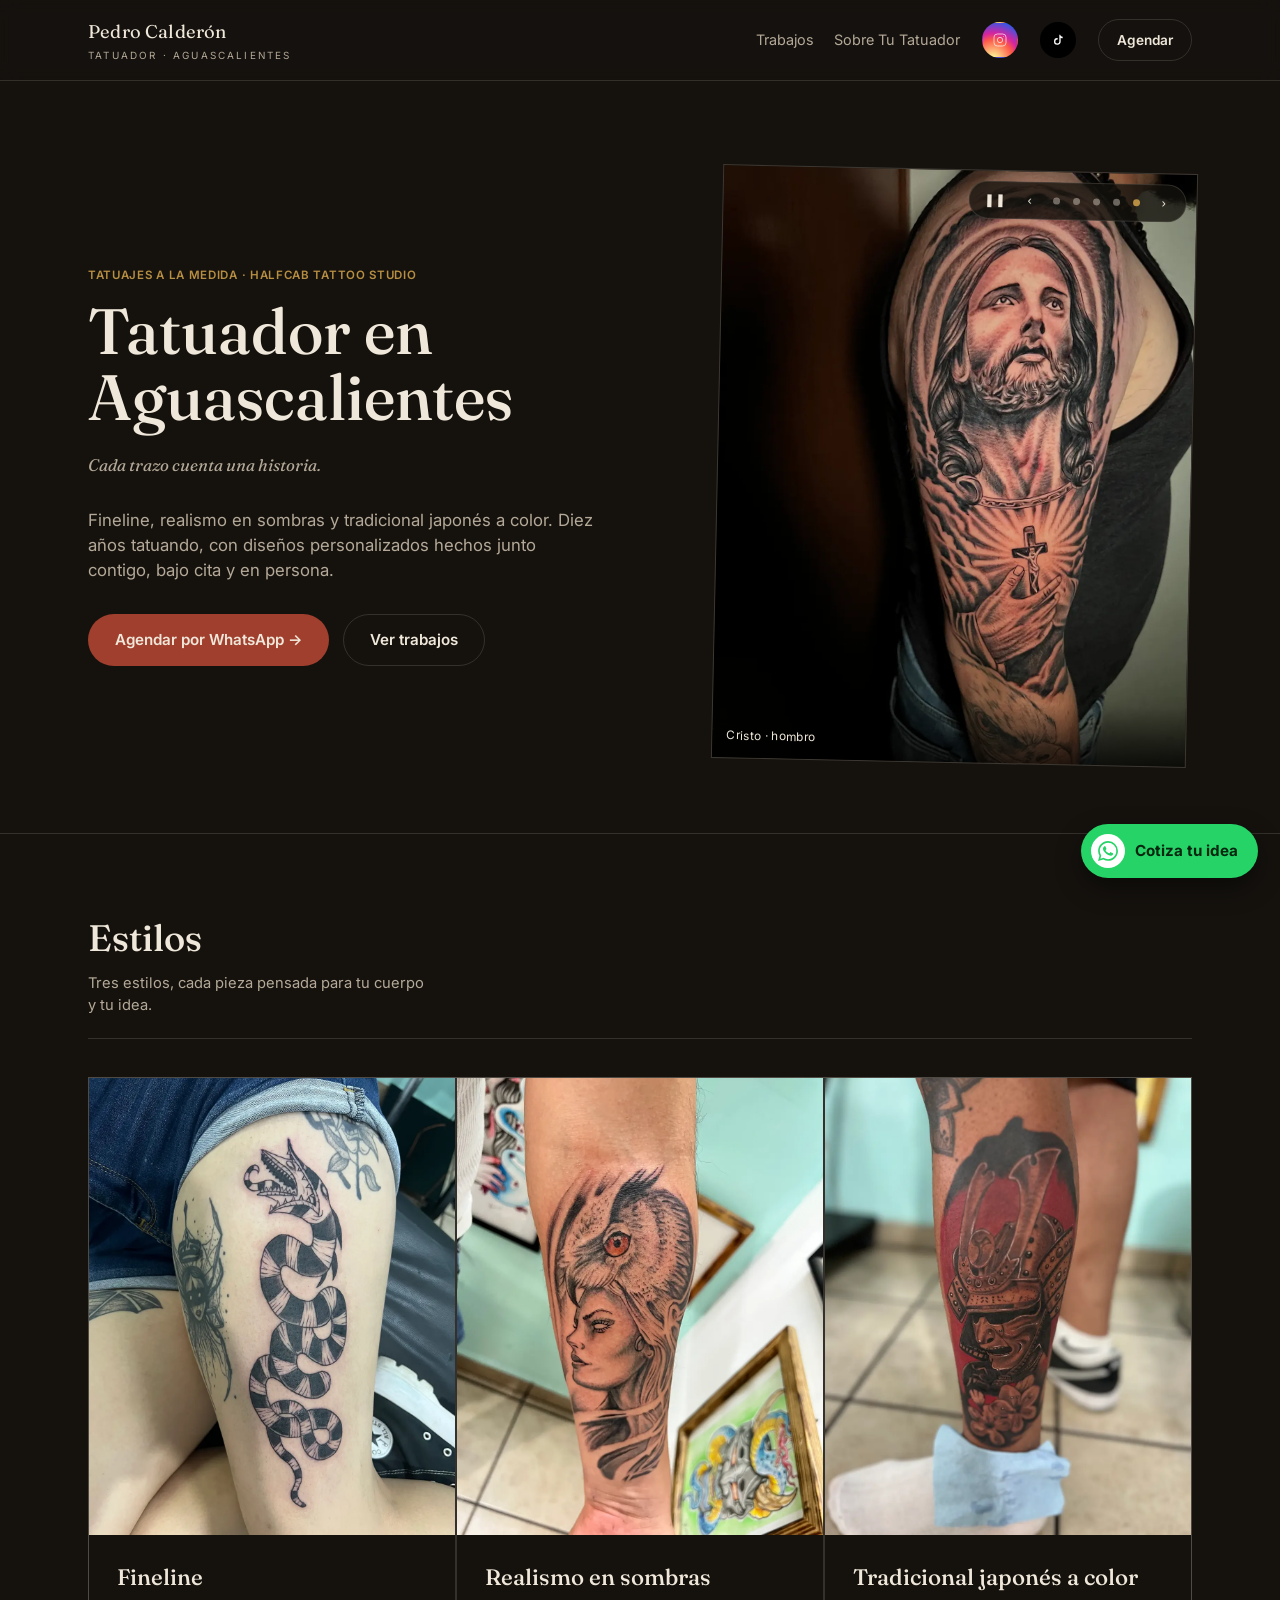
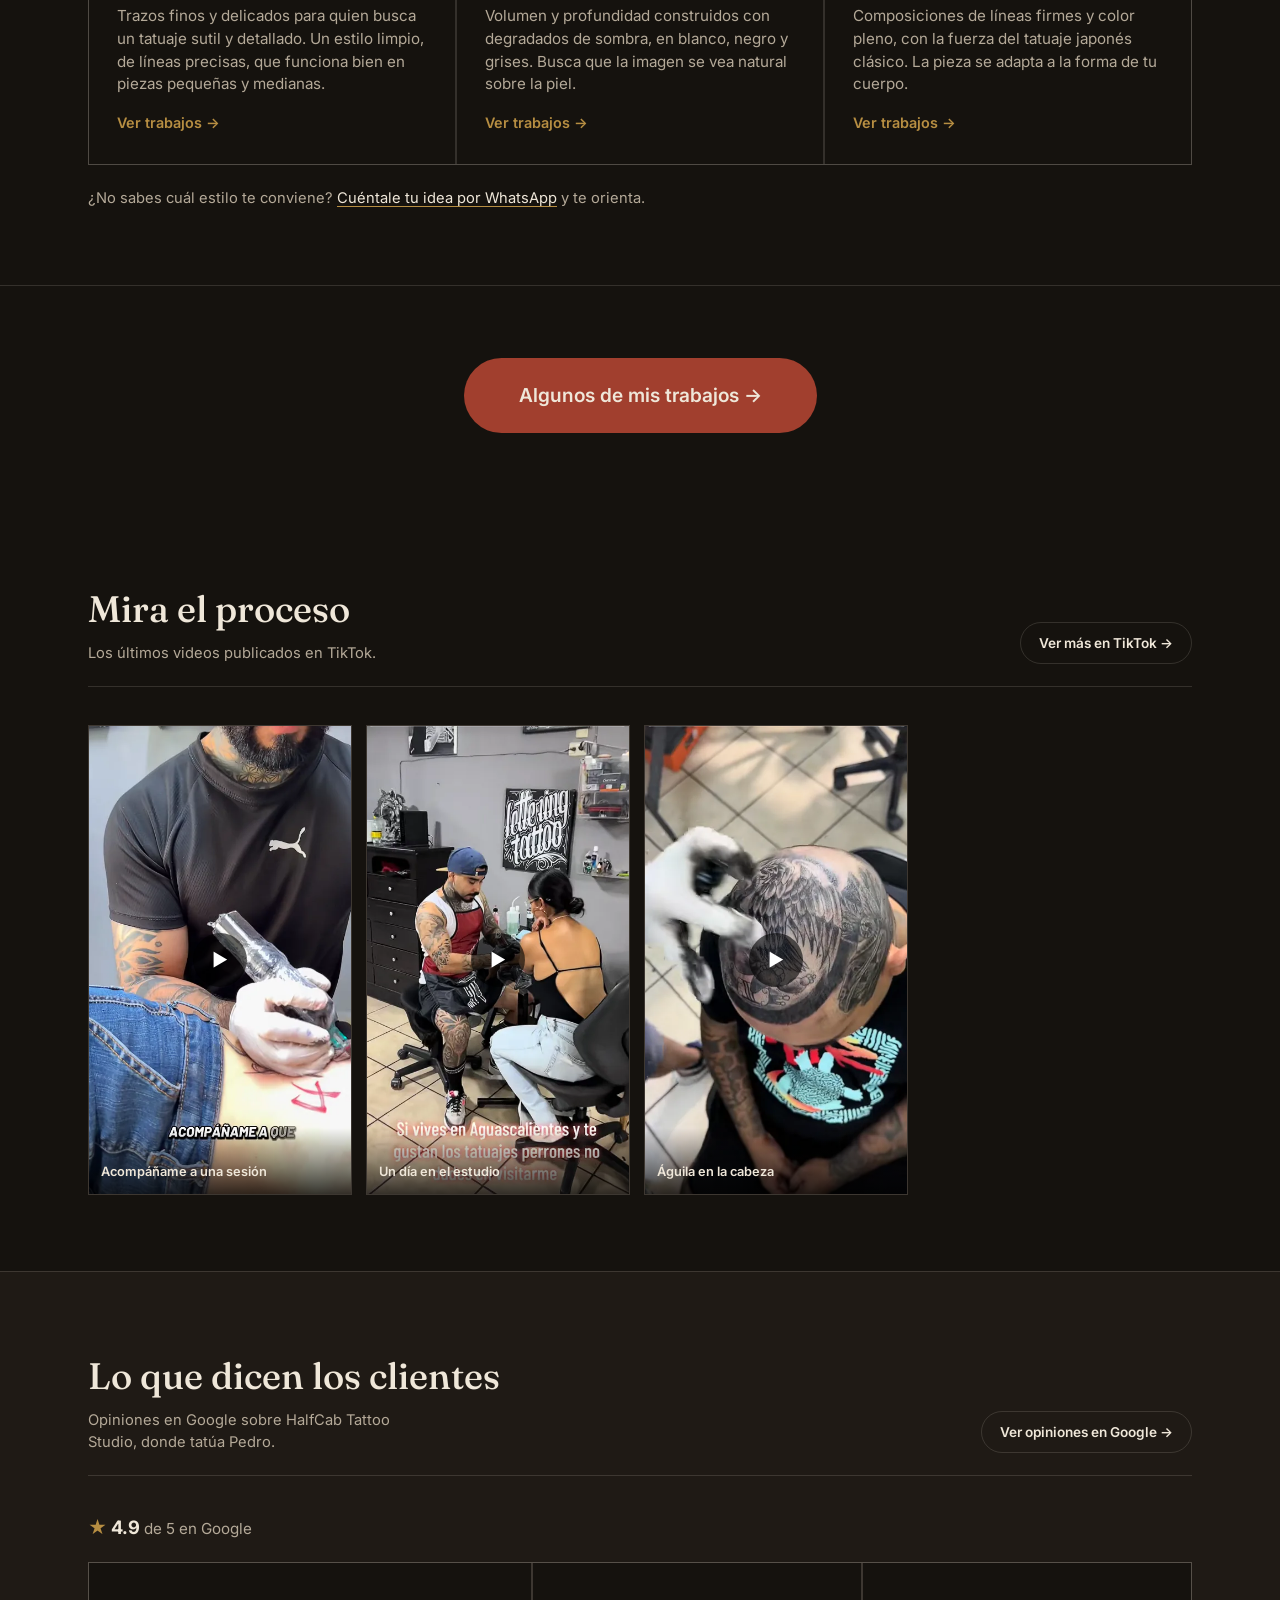
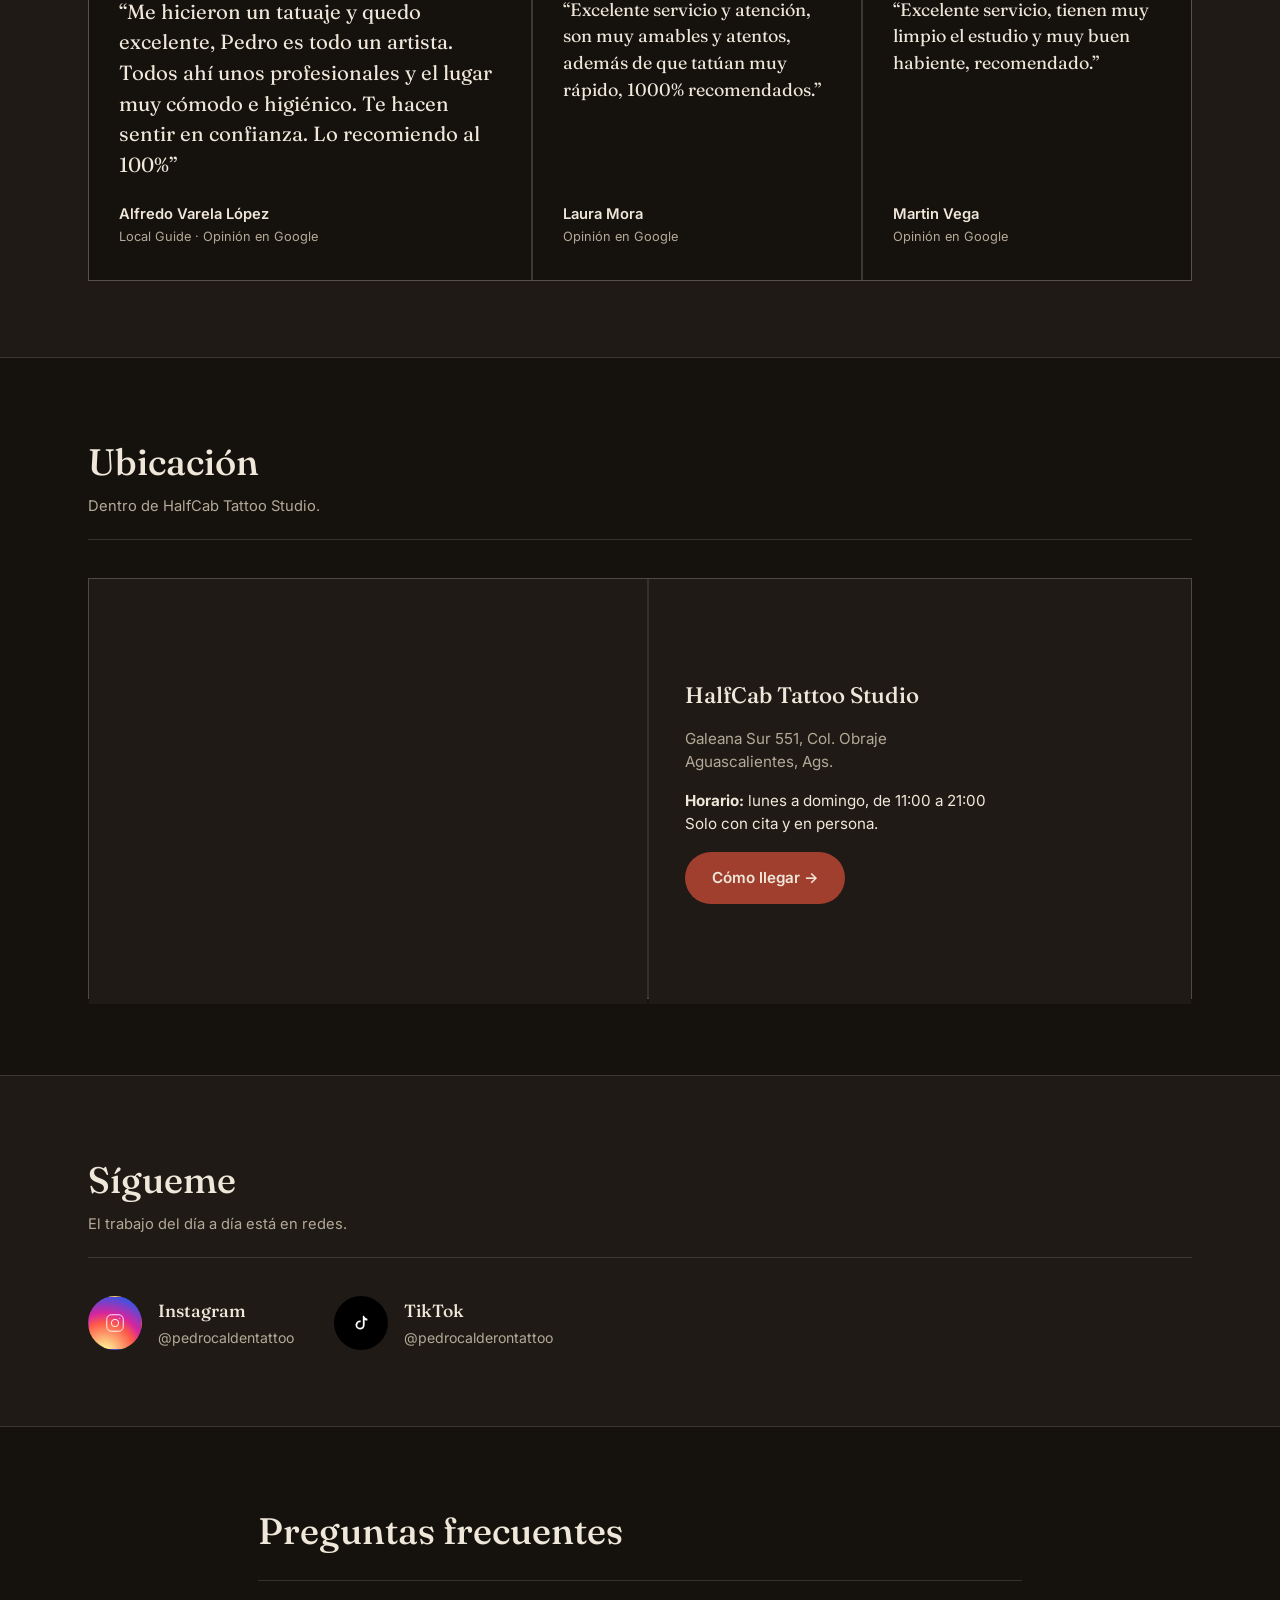
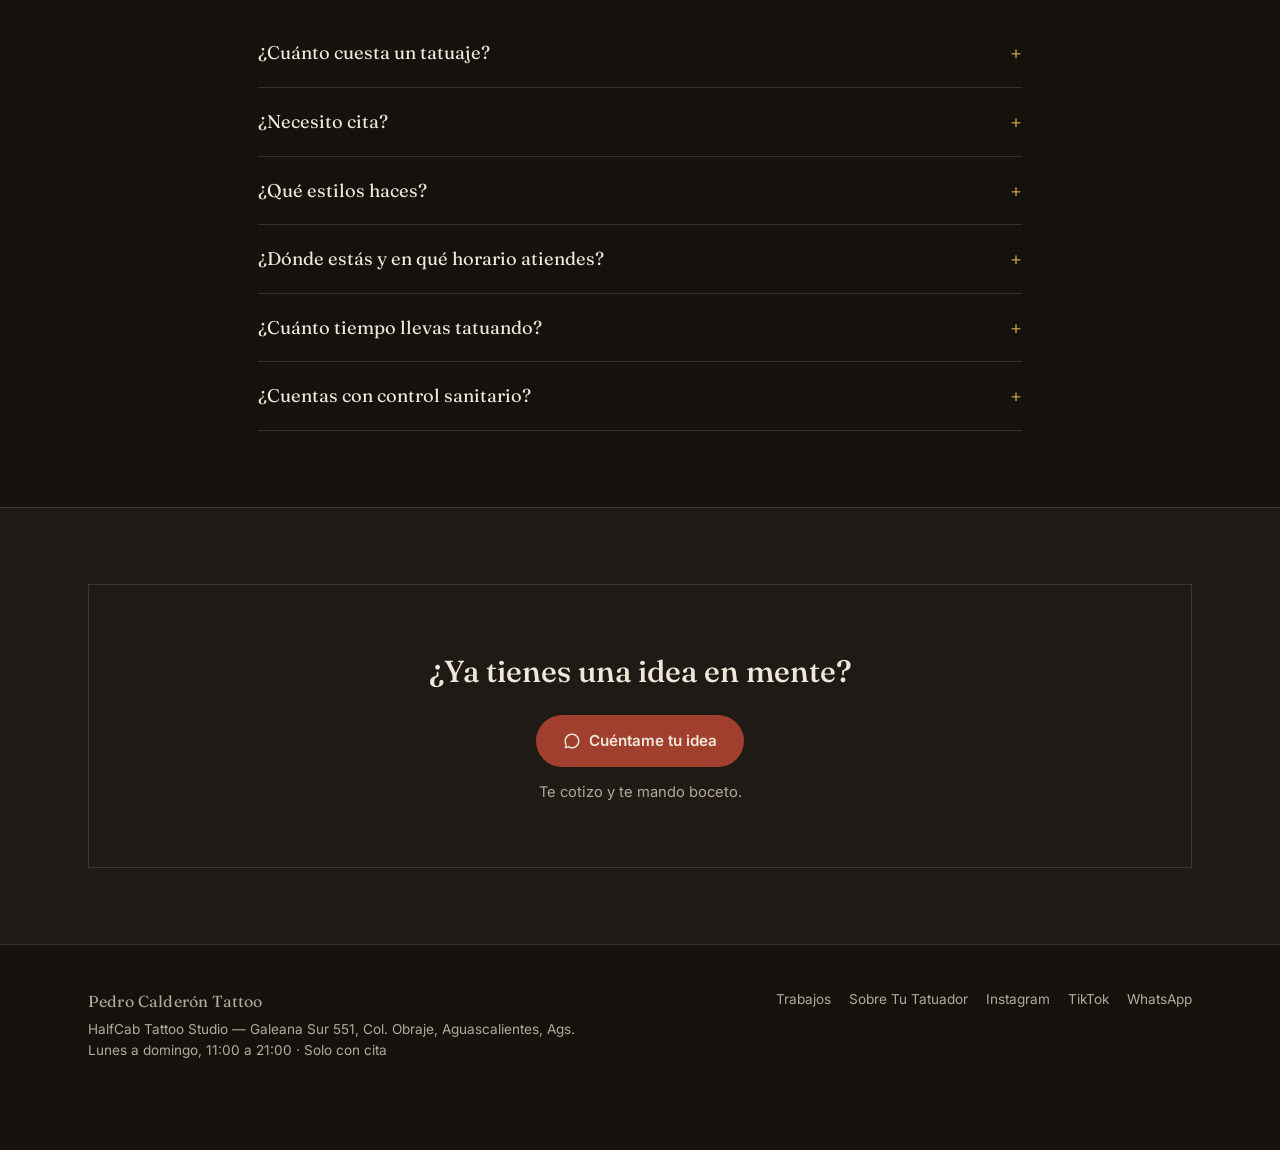
<file: index.html>
<!DOCTYPE html>
<html lang="es-MX">
<head>
<meta charset="UTF-8">
<meta name="viewport" content="width=device-width, initial-scale=1.0">
<title>Tatuador en Aguascalientes | Pedro Calderón Tattoo</title>
<meta name="description" content="Pedro Calderón, tatuador en Aguascalientes con 10 años de experiencia. Fineline, realismo en sombras y tradicional japonés a color. Cotiza tu pieza por WhatsApp.">
<meta name="robots" content="index, follow">
<meta name="theme-color" content="#15120e">
<link rel="canonical" href="https://pedrocalderontattoo.com.mx/">
<link rel="preconnect" href="https://fonts.googleapis.com">
<link rel="preconnect" href="https://fonts.gstatic.com" crossorigin>
<link rel="preload" as="image" href="gallery/tatuaje-hannya-samurai-costilla-aguascalientes.webp" fetchpriority="high">
<link href="https://fonts.googleapis.com/css2?family=Fraunces:ital,opsz,wght@0,9..144,400;0,9..144,500;0,9..144,600;1,9..144,500&family=Inter:wght@400;500;600;700&display=swap" rel="stylesheet">
<link rel="stylesheet" href="style.css?v=20261025g">

<meta property="og:locale" content="es_MX">
<meta property="og:site_name" content="Pedro Calderón Tattoo">
<meta property="og:title" content="Pedro Calderón Tattoo — Tatuador en Aguascalientes">
<meta property="og:description" content="Fineline, realismo en sombras y tradicional japonés a color. Diseños personalizados, cotiza por WhatsApp.">
<meta property="og:image" content="https://pedrocalderontattoo.com.mx/gallery/tatuaje-hannya-samurai-costilla-aguascalientes.webp">
<meta property="og:image:width" content="1400">
<meta property="og:image:height" content="1866">
<meta property="og:type" content="website">
<meta property="og:url" content="https://pedrocalderontattoo.com.mx/">
<meta name="twitter:card" content="summary_large_image">

<script type="application/ld+json">
{
  "@context": "https://schema.org",
  "@graph": [
    {
      "@type": "WebSite",
      "@id": "https://pedrocalderontattoo.com.mx/#website",
      "url": "https://pedrocalderontattoo.com.mx/",
      "name": "Pedro Calderón Tattoo",
      "inLanguage": "es-MX",
      "publisher": { "@id": "https://pedrocalderontattoo.com.mx/#negocio" }
    },
    {
      "@type": "Person",
      "@id": "https://pedrocalderontattoo.com.mx/#pedro",
      "name": "Pedro Calderón",
      "jobTitle": "Tatuador",
      "description": "Tatuador en Aguascalientes con 10 años de experiencia. Fineline, realismo en sombras y tradicional japonés a color.",
      "image": "https://pedrocalderontattoo.com.mx/gallery/tatuaje-hannya-samurai-costilla-aguascalientes.webp",
      "url": "https://pedrocalderontattoo.com.mx/",
      "telephone": "+52-449-199-5049",
      "knowsAbout": ["Tatuaje fineline", "Realismo en sombras", "Tatuaje tradicional japonés a color"],
      "worksFor": { "@id": "https://pedrocalderontattoo.com.mx/#negocio" },
      "sameAs": [
        "https://www.instagram.com/pedrocaldentattoo/",
        "https://www.tiktok.com/@pedrocalderontattoo"
      ]
    },
    {
      "@type": "TattooParlor",
      "@id": "https://pedrocalderontattoo.com.mx/#negocio",
      "name": "Pedro Calderón Tattoo",
      "url": "https://pedrocalderontattoo.com.mx/",
      "image": "https://pedrocalderontattoo.com.mx/gallery/tatuaje-hannya-samurai-costilla-aguascalientes.webp",
      "telephone": "+52-449-199-5049",
      "description": "Tatuajes personalizados bajo cita y en persona: fineline, realismo en sombras y tradicional japonés a color. Cada pieza se cotiza.",
      "address": {
        "@type": "PostalAddress",
        "streetAddress": "Galeana Sur 551, Col. Obraje",
        "addressLocality": "Aguascalientes",
        "addressRegion": "Ags.",
        "addressCountry": "MX"
      },
      "geo": { "@type": "GeoCoordinates", "latitude": 21.8721354, "longitude": -102.2977897 },
      "areaServed": { "@type": "City", "name": "Aguascalientes" },
      "openingHoursSpecification": [
        {
          "@type": "OpeningHoursSpecification",
          "dayOfWeek": ["Monday", "Tuesday", "Wednesday", "Thursday", "Friday", "Saturday", "Sunday"],
          "opens": "11:00",
          "closes": "21:00"
        }
      ],
      "containedInPlace": {
        "@type": "Place",
        "name": "HalfCab Tattoo Studio",
        "address": {
          "@type": "PostalAddress",
          "streetAddress": "Galeana Sur 551, Col. Obraje",
          "addressLocality": "Aguascalientes",
          "addressRegion": "Ags.",
          "addressCountry": "MX"
        }
      },
      "employee": { "@id": "https://pedrocalderontattoo.com.mx/#pedro" },
      "sameAs": [
        "https://www.instagram.com/pedrocaldentattoo/",
        "https://www.tiktok.com/@pedrocalderontattoo"
      ]
    },
    {
      "@type": "FAQPage",
      "mainEntity": [
        {
          "@type": "Question",
          "name": "¿Cuánto cuesta un tatuaje con Pedro Calderón?",
          "acceptedAnswer": { "@type": "Answer", "text": "Cada pieza se cotiza de forma individual según el diseño, el tamaño y la zona del cuerpo. Cuéntale tu idea por WhatsApp y recibes cotización y boceto." }
        },
        {
          "@type": "Question",
          "name": "¿Necesito cita para tatuarme?",
          "acceptedAnswer": { "@type": "Answer", "text": "Sí. Pedro trabaja bajo cita y en persona. Escríbele por WhatsApp para acordar la fecha." }
        },
        {
          "@type": "Question",
          "name": "¿Qué estilos de tatuaje hace?",
          "acceptedAnswer": { "@type": "Answer", "text": "Fineline, realismo en sombras y tradicional japonés a color." }
        },
        {
          "@type": "Question",
          "name": "¿Dónde está y cuál es el horario?",
          "acceptedAnswer": { "@type": "Answer", "text": "Tatúa dentro de HalfCab Tattoo Studio, en Galeana Sur 551, Col. Obraje, Aguascalientes. Horario de 11:00 a 21:00, de lunes a domingo, con cita." }
        },
        {
          "@type": "Question",
          "name": "¿Cuánto tiempo lleva tatuando Pedro?",
          "acceptedAnswer": { "@type": "Answer", "text": "10 años." }
        },
        {
          "@type": "Question",
          "name": "¿Pedro cuenta con control sanitario?",
          "acceptedAnswer": { "@type": "Answer", "text": "Sí. Cuenta con certificados de control sanitario del Instituto de Servicios de Salud del Estado de Aguascalientes (ISSEA)." }
        }
      ]
    }
  ]
}
</script>
</head>
<body>

<header>
  <div class="wrap">
    <nav>
      <a class="wordmark" href="/">Pedro Calderón<span>TATUADOR · AGUASCALIENTES</span></a>
      <div class="nav-links">
        <div class="nav-text-links">
          <a href="trabajos.html">Trabajos</a>
          <a href="sobre-tu-tatuador.html">Sobre Tu Tatuador</a>
        </div>
        <a class="icon-link ig" href="https://www.instagram.com/pedrocaldentattoo/" target="_blank" rel="noopener" aria-label="Instagram">
          <svg viewBox="0 0 24 24"><rect x="3" y="3" width="18" height="18" rx="5"/><circle cx="12" cy="12" r="4"/><circle cx="17.2" cy="6.8" r="0.6" fill="currentColor" stroke="none"/></svg>
        </a>
        <a class="icon-link tiktok" href="https://www.tiktok.com/@pedrocalderontattoo" target="_blank" rel="noopener" aria-label="TikTok">
          <svg viewBox="0 0 24 24"><path d="M14 4v10.2a3 3 0 1 1-2.4-2.94V9.2A5 5 0 1 0 16 14V8.6a6 6 0 0 0 3 .8V7.3a4 4 0 0 1-2.6-1.3A4 4 0 0 1 15.4 4H14z"/></svg>
        </a>
        <a class="btn ghost" href="#agendar" style="padding:10px 18px;font-size:0.85rem;">Agendar</a>
      </div>
    </nav>
  </div>
</header>

<main>

<section class="hero">
  <div class="wrap hero-grid">
    <div>
      <div class="eyebrow">TATUAJES A LA MEDIDA · HALFCAB TATTOO STUDIO</div>
      <h1>Tatuador en Aguascalientes</h1>
      <p class="hero-tag">Cada trazo cuenta una historia.</p>
      <p>Fineline, realismo en sombras y tradicional japonés a color. Diez años tatuando, con diseños personalizados hechos junto contigo, bajo cita y en persona.</p>
      <div class="hero-cta">
        <a class="btn" href="https://wa.me/524491995049?text=Hola%20Pedro%2C%20vi%20tu%20p%C3%A1gina%20y%20quiero%20agendar%20una%20cita" target="_blank" rel="noopener">Agendar por WhatsApp →</a>
        <a class="btn ghost" href="trabajos.html">Ver trabajos</a>
      </div>
    </div>

    <div class="hero-art carousel" id="hero-stage" role="region" aria-roledescription="carrusel" aria-label="Trabajos recientes de Pedro Calderón">
      <figure class="slide on">
        <img src="gallery/tatuaje-hannya-samurai-costilla-aguascalientes.webp" alt="Tatuaje de máscara hannya con casco samurái, por Pedro Calderón en Aguascalientes" width="1400" height="1866" fetchpriority="high" decoding="async">
        <figcaption>Hannya samurái · costillar</figcaption>
      </figure>
      <div class="car-ctrl" id="car-ctrl" hidden>
        <button type="button" id="car-toggle" aria-label="Pausar carrusel">❚❚</button>
        <button type="button" id="car-prev" aria-label="Foto anterior">‹</button>
        <span class="car-dots" id="car-dots"></span>
        <button type="button" id="car-next" aria-label="Foto siguiente">›</button>
      </div>
    </div>
  </div>
</section>

<section class="section" id="estilos" style="border-top:1px solid var(--line);">
  <div class="wrap">
    <div class="section-head">
      <div>
        <h2>Estilos</h2>
        <p>Tres estilos, cada pieza pensada para tu cuerpo y tu idea.</p>
      </div>
    </div>
    <div class="style-grid">
      <article class="style-card">
        <img src="gallery/tatuaje-fineline-beetlejuice-pierna-aguascalientes.webp" alt="Tatuaje fineline de gusano de arena de Beetlejuice en la pierna, realizado por Pedro Calderón, tatuador en Aguascalientes" width="1050" height="1400" loading="lazy" decoding="async">
        <div class="style-body">
          <h3>Fineline</h3>
          <p>Trazos finos y delicados para quien busca un tatuaje sutil y detallado. Un estilo limpio, de líneas precisas, que funciona bien en piezas pequeñas y medianas.</p>
          <a class="style-link" href="trabajos.html">Ver trabajos →</a>
        </div>
      </article>
      <article class="style-card">
        <img src="gallery/tatuaje-realismo-athena-antebrazo-aguascalientes.webp" alt="Tatuaje de realismo en sombras de Athena con un búho en el antebrazo, realizado por Pedro Calderón, tatuador en Aguascalientes" width="1050" height="1400" loading="lazy" decoding="async">
        <div class="style-body">
          <h3>Realismo en sombras</h3>
          <p>Volumen y profundidad construidos con degradados de sombra, en blanco, negro y grises. Busca que la imagen se vea natural sobre la piel.</p>
          <a class="style-link" href="trabajos.html">Ver trabajos →</a>
        </div>
      </article>
      <article class="style-card">
        <img src="gallery/tatuaje-japones-color-samurai-pierna-aguascalientes.webp" alt="Tatuaje tradicional japonés a color de samurái en la pierna, realizado por Pedro Calderón, tatuador en Aguascalientes" width="1050" height="1400" loading="lazy" decoding="async">
        <div class="style-body">
          <h3>Tradicional japonés a color</h3>
          <p>Composiciones de líneas firmes y color pleno, con la fuerza del tatuaje japonés clásico. La pieza se adapta a la forma de tu cuerpo.</p>
          <a class="style-link" href="trabajos.html">Ver trabajos →</a>
        </div>
      </article>
    </div>
    <p class="style-note">¿No sabes cuál estilo te conviene? <a href="https://wa.me/524491995049?text=Hola%20Pedro%2C%20vi%20tu%20p%C3%A1gina%20y%20quiero%20agendar%20una%20cita" target="_blank" rel="noopener">Cuéntale tu idea por WhatsApp</a> y te orienta.</p>
  </div>
</section>

<section class="section work-cta" id="trabajo-reciente" style="border-top:1px solid var(--line);">
  <div class="wrap">
    <a class="btn btn-xl" href="trabajos.html">Algunos de mis trabajos →</a>
  </div>
</section>

<section class="section" id="proceso">
  <div class="wrap">
    <div class="section-head">
      <div>
        <h2>Mira el proceso</h2>
        <p>Los últimos videos publicados en TikTok.</p>
      </div>
      <a class="btn ghost" href="https://www.tiktok.com/@pedrocalderontattoo" target="_blank" rel="noopener">Ver más en TikTok →</a>
    </div>
    <div class="vids" id="vids">
      <a class="vid vid-empty" href="https://www.tiktok.com/@pedrocalderontattoo" target="_blank" rel="noopener"><span class="vid-ph">Próximamente</span><b>Último video en TikTok</b></a>
      <a class="vid vid-empty" href="https://www.tiktok.com/@pedrocalderontattoo" target="_blank" rel="noopener"><span class="vid-ph">Próximamente</span><b>Último video en TikTok</b></a>
      <a class="vid vid-empty" href="https://www.tiktok.com/@pedrocalderontattoo" target="_blank" rel="noopener"><span class="vid-ph">Próximamente</span><b>Último video en TikTok</b></a>
    </div>
  </div>
</section>

<section class="section" id="resenas" style="background:var(--bg-alt);border-top:1px solid var(--line);border-bottom:1px solid var(--line);">
  <div class="wrap">
    <div class="section-head">
      <div>
        <h2>Lo que dicen los clientes</h2>
        <p>Opiniones en Google sobre HalfCab Tattoo Studio, donde tatúa Pedro.</p>
      </div>
      <a class="btn ghost" href="https://www.google.com/maps?q=HALFCAB+TATTOO+STUDIO,21.8721354,-102.2977897" target="_blank" rel="noopener">Ver opiniones en Google →</a>
    </div>
    <p class="rating"><span class="star" aria-hidden="true">★</span> <b>4.9</b> de 5 en Google</p>
    <div class="reviews">
      <blockquote class="review review-main">
        <p>“Me hicieron un tatuaje y quedo excelente, Pedro es todo un artista. Todos ahí unos profesionales y el lugar muy cómodo e higiénico. Te hacen sentir en confianza. Lo recomiendo al 100%”</p>
        <footer><b>Alfredo Varela López</b><span>Local Guide · Opinión en Google</span></footer>
      </blockquote>
      <blockquote class="review">
        <p>“Excelente servicio y atención, son muy amables y atentos, además de que tatúan muy rápido, 1000% recomendados.”</p>
        <footer><b>Laura Mora</b><span>Opinión en Google</span></footer>
      </blockquote>
      <blockquote class="review">
        <p>“Excelente servicio, tienen muy limpio el estudio y muy buen habiente, recomendado.”</p>
        <footer><b>Martin Vega</b><span>Opinión en Google</span></footer>
      </blockquote>
    </div>
  </div>
</section>

<section class="section" id="ubicacion">
  <div class="wrap">
    <div class="section-head">
      <div>
        <h2>Ubicación</h2>
        <p>Dentro de HalfCab Tattoo Studio.</p>
      </div>
    </div>
    <div class="location-grid">
      <div class="location-map">
        <iframe src="https://www.google.com/maps?q=HALFCAB+TATTOO+STUDIO,21.8721354,-102.2977897&z=18&output=embed" loading="lazy" referrerpolicy="no-referrer-when-downgrade" title="Ubicación de HalfCab Tattoo Studio, Galeana Sur 551, Aguascalientes"></iframe>
      </div>
      <div class="location-info">
        <h3>HalfCab Tattoo Studio</h3>
        <p>Galeana Sur 551, Col. Obraje<br>Aguascalientes, Ags.</p>
        <p class="hours"><b>Horario:</b> lunes a domingo, de 11:00 a 21:00<br>Solo con cita y en persona.</p>
        <a class="btn" href="https://www.google.com/maps/dir/?api=1&destination=21.8721354,-102.2977897" target="_blank" rel="noopener">Cómo llegar →</a>
      </div>
    </div>
  </div>
</section>

<section class="section" style="background:var(--bg-alt);border-top:1px solid var(--line);border-bottom:1px solid var(--line);">
  <div class="wrap">
    <div class="section-head">
      <div>
        <h2>Sígueme</h2>
        <p>El trabajo del día a día está en redes.</p>
      </div>
    </div>
    <div class="social-simple-grid">
      <a class="social-simple" href="https://www.instagram.com/pedrocaldentattoo/" target="_blank" rel="noopener">
        <span class="icon-link ig" aria-hidden="true">
          <svg viewBox="0 0 24 24"><rect x="3" y="3" width="18" height="18" rx="5"/><circle cx="12" cy="12" r="4"/><circle cx="17.2" cy="6.8" r="0.6" fill="currentColor" stroke="none"/></svg>
        </span>
        <span class="social-simple-label"><b>Instagram</b><span>@pedrocaldentattoo</span></span>
      </a>
      <a class="social-simple" href="https://www.tiktok.com/@pedrocalderontattoo" target="_blank" rel="noopener">
        <span class="icon-link tiktok" aria-hidden="true">
          <svg viewBox="0 0 24 24"><path d="M14 4v10.2a3 3 0 1 1-2.4-2.94V9.2A5 5 0 1 0 16 14V8.6a6 6 0 0 0 3 .8V7.3a4 4 0 0 1-2.6-1.3A4 4 0 0 1 15.4 4H14z"/></svg>
        </span>
        <span class="social-simple-label"><b>TikTok</b><span>@pedrocalderontattoo</span></span>
      </a>
    </div>
  </div>
</section>

<section class="section" id="preguntas">
  <div class="wrap faq-wrap">
    <div class="section-head">
      <div>
        <h2>Preguntas frecuentes</h2>
      </div>
    </div>
    <details class="faq">
      <summary>¿Cuánto cuesta un tatuaje?</summary>
      <p>Cada pieza se cotiza de forma individual, según el diseño, el tamaño y la zona del cuerpo. Cuéntame tu idea por WhatsApp y te mando cotización y boceto.</p>
    </details>
    <details class="faq">
      <summary>¿Necesito cita?</summary>
      <p>Sí. Trabajo bajo cita y en persona. Escríbeme por WhatsApp para acordar la fecha.</p>
    </details>
    <details class="faq">
      <summary>¿Qué estilos haces?</summary>
      <p>Fineline, realismo en sombras y tradicional japonés a color.</p>
    </details>
    <details class="faq">
      <summary>¿Dónde estás y en qué horario atiendes?</summary>
      <p>Tatúo dentro de HalfCab Tattoo Studio, en Galeana Sur 551, Col. Obraje, Aguascalientes. El horario es de 11:00 a 21:00, de lunes a domingo, con cita.</p>
    </details>
    <details class="faq">
      <summary>¿Cuánto tiempo llevas tatuando?</summary>
      <p>Diez años.</p>
    </details>
    <details class="faq">
      <summary>¿Cuentas con control sanitario?</summary>
      <p>Sí. Cuento con certificados de control sanitario del Instituto de Servicios de Salud del Estado de Aguascalientes (ISSEA).</p>
    </details>
  </div>
</section>

<section class="section" id="agendar" style="background:var(--bg-alt);border-top:1px solid var(--line);">
  <div class="wrap">
    <div class="cta-band">
      <h3>¿Ya tienes una idea en mente?</h3>
      <a class="btn" href="https://wa.me/524491995049?text=Hola%20Pedro%2C%20vi%20tu%20p%C3%A1gina%20y%20quiero%20agendar%20una%20cita" target="_blank" rel="noopener">
        <svg width="18" height="18" viewBox="0 0 24 24" fill="currentColor"><path d="M12 2C6.48 2 2 6.48 2 12c0 1.85.5 3.58 1.36 5.08L2 22l5.1-1.34A9.94 9.94 0 0 0 12 22c5.52 0 10-4.48 10-10S17.52 2 12 2zm0 18c-1.6 0-3.1-.44-4.38-1.2l-.31-.19-3.03.8.81-2.95-.2-.3A7.94 7.94 0 0 1 4 12c0-4.41 3.59-8 8-8s8 3.59 8 8-3.59 8-8 8z"/></svg>
        Cuéntame tu idea
      </a>
      <p class="cta-note">Te cotizo y te mando boceto.</p>
    </div>
  </div>
</section>

</main>

<footer>
  <div class="wrap foot-grid">
    <div>
      <div class="wordmark" style="font-size:1rem;">Pedro Calderón Tattoo</div>
      <p style="margin:6px 0 0;">HalfCab Tattoo Studio — Galeana Sur 551, Col. Obraje, Aguascalientes, Ags.<br>Lunes a domingo, 11:00 a 21:00 · Solo con cita</p>
    </div>
    <div class="foot-links">
      <a href="trabajos.html">Trabajos</a>
      <a href="sobre-tu-tatuador.html">Sobre Tu Tatuador</a>
      <a href="https://www.instagram.com/pedrocaldentattoo/" target="_blank" rel="noopener">Instagram</a>
      <a href="https://www.tiktok.com/@pedrocalderontattoo" target="_blank" rel="noopener">TikTok</a>
      <a href="https://wa.me/524491995049" target="_blank" rel="noopener">WhatsApp</a>
    </div>
  </div>
</footer>

<a class="fab" href="https://wa.me/524491995049?text=Hola%20Pedro%2C%20vi%20tu%20p%C3%A1gina%20y%20quiero%20agendar%20una%20cita" target="_blank" rel="noopener" aria-label="Cotiza tu idea por WhatsApp">
  <span class="fab-ico" aria-hidden="true"><svg viewBox="0 0 24 24" fill="currentColor"><path d="M17.472 14.382c-.297-.149-1.758-.867-2.03-.967-.273-.099-.471-.148-.67.15-.197.297-.767.966-.94 1.164-.173.199-.347.223-.644.075-.297-.15-1.255-.463-2.39-1.475-.883-.788-1.48-1.761-1.653-2.059-.173-.297-.018-.458.13-.606.134-.133.298-.347.446-.52.149-.174.198-.298.298-.497.099-.198.05-.371-.025-.52-.075-.149-.669-1.612-.916-2.207-.242-.579-.487-.5-.669-.51-.173-.008-.371-.01-.57-.01-.198 0-.52.074-.792.372-.272.297-1.04 1.016-1.04 2.479 0 1.462 1.065 2.875 1.213 3.074.149.198 2.096 3.2 5.077 4.487.709.306 1.262.489 1.694.625.712.227 1.36.195 1.871.118.571-.085 1.758-.719 2.006-1.413.248-.694.248-1.289.173-1.413-.074-.124-.272-.198-.57-.347m-5.421 7.403h-.004a9.87 9.87 0 01-5.031-1.378l-.361-.214-3.741.982.998-3.648-.235-.374a9.86 9.86 0 01-1.51-5.26c.001-5.45 4.436-9.884 9.888-9.884 2.64 0 5.122 1.03 6.988 2.898a9.825 9.825 0 012.893 6.994c-.003 5.45-4.437 9.884-9.885 9.884m8.413-18.297A11.815 11.815 0 0012.05 0C5.495 0 .16 5.335.157 11.892c0 2.096.547 4.142 1.588 5.945L.057 24l6.305-1.654a11.882 11.882 0 005.683 1.448h.005c6.554 0 11.89-5.335 11.893-11.893a11.821 11.821 0 00-3.48-8.413Z"/></svg></span>
  Cotiza tu idea
</a>

<script>document.getElementById('hero-stage').classList.add('pending');</script>
<script>
(function () {
  var FIRST = 'gallery/tatuaje-hannya-samurai-costilla-aguascalientes.webp';
  var MAX_SLIDES = 5;      // 1 fija en el HTML + hasta 4 al azar desde gallery.json
  var INTERVAL = 5500;

  function esc(s) {
    return String(s == null ? '' : s).replace(/&/g, '&amp;').replace(/"/g, '&quot;').replace(/</g, '&lt;').replace(/>/g, '&gt;');
  }
  function shuffle(a) {
    for (var i = a.length - 1; i > 0; i--) {
      var j = Math.floor(Math.random() * (i + 1));
      var t = a[i]; a[i] = a[j]; a[j] = t;
    }
    return a;
  }

  /* ---------- Carrusel ---------- */
  function initCarousel(imgs) {
    var stage = document.getElementById('hero-stage');
    var ctrl = document.getElementById('car-ctrl');
    if (!stage || !ctrl) return;
    var slides = [stage.querySelector('.slide')];
    shuffle(imgs.filter(function (i) { return i.file !== FIRST && (!i.w || !i.h || i.w / i.h >= 0.7); })).slice(0, MAX_SLIDES - 1).forEach(function (it) {
      var f = document.createElement('figure');
      f.className = 'slide';
      f.setAttribute('aria-hidden', 'true');
      f.innerHTML = '<img src="' + esc(it.file) + '" alt="' + esc(it.alt) + '" decoding="async">' +
        (it.caption ? '<figcaption>' + esc(it.caption) + '</figcaption>' : '');
      stage.insertBefore(f, ctrl);
      slides.push(f);
    });
    if (slides.length < 2) return;           // con una sola foto no hay controles

    var idx = 0, timer = null, userPaused = false, hovering = false;
    var reduced = window.matchMedia && window.matchMedia('(prefers-reduced-motion: reduce)').matches;
    var dotsBox = document.getElementById('car-dots');
    var toggle = document.getElementById('car-toggle');

    slides.forEach(function (_, i) {
      var b = document.createElement('button');
      b.type = 'button';
      b.setAttribute('aria-label', 'Ir a la foto ' + (i + 1));
      b.addEventListener('click', function () { show(i); });
      dotsBox.appendChild(b);
    });
    var dots = dotsBox.children;

    function show(n) {
      idx = (n + slides.length) % slides.length;
      slides.forEach(function (s, i) {
        s.classList.toggle('on', i === idx);
        s.setAttribute('aria-hidden', i === idx ? 'false' : 'true');
        dots[i].classList.toggle('on', i === idx);
      });
    }
    function tick() { if (!userPaused && !hovering) show(idx + 1); }
    function syncToggle() {
      toggle.textContent = userPaused ? '▶' : '❚❚';
      toggle.setAttribute('aria-label', userPaused ? 'Reanudar carrusel' : 'Pausar carrusel');
    }

    document.getElementById('car-prev').addEventListener('click', function () { show(idx - 1); });
    document.getElementById('car-next').addEventListener('click', function () { show(idx + 1); });
    toggle.addEventListener('click', function () { userPaused = !userPaused; syncToggle(); });

    ctrl.hidden = false;
    show(Math.floor(Math.random() * slides.length));   // cada visita arranca con una foto distinta
    syncToggle();
    timer = setInterval(tick, INTERVAL);
  }

  var stageEl = document.getElementById('hero-stage');
  function reveal() { stageEl.classList.remove('pending'); }
  var revealTimer = setTimeout(reveal, 900);      // si gallery.json tarda, se muestra la foto fija
  fetch('gallery.json')
    .then(function (r) { return r.json(); })
    .then(function (items) {
      var imgs = (items || []).filter(function (i) { return i.type === 'image'; });
      initCarousel(imgs);
    })
    .catch(function () {})
    .then(function () { clearTimeout(revealTimer); reveal(); });

  /* ---------- Mira el proceso (videos.json) ---------- */
  fetch('videos.json')
    .then(function (r) { return r.json(); })
    .then(function (items) {
      var ok = (items || []).filter(function (v) {
        return v && /^https:\/\/(www\.|vm\.|vt\.)?tiktok\.com\//.test(v.url || '');
      }).slice(0, 3);
      if (!ok.length) return;                // si no hay enlaces, se quedan los 3 marcadores
      document.getElementById('vids').innerHTML = ok.map(function (v) {
        var thumb = v.thumb
          ? '<img src="' + esc(v.thumb) + '" alt="' + esc(v.alt || v.title || 'Video de proceso en TikTok') + '" loading="lazy" decoding="async">'
          : '<span class="vid-ph">TikTok</span>';
        return '<a class="vid" href="' + esc(v.url) + '" target="_blank" rel="noopener">' + thumb +
          '<span class="play" aria-hidden="true">▶</span><b>' + esc(v.title || 'Ver en TikTok') + '</b></a>';
      }).join('');
    })
    .catch(function () {});
})();
</script>

</body>
</html>
</file>
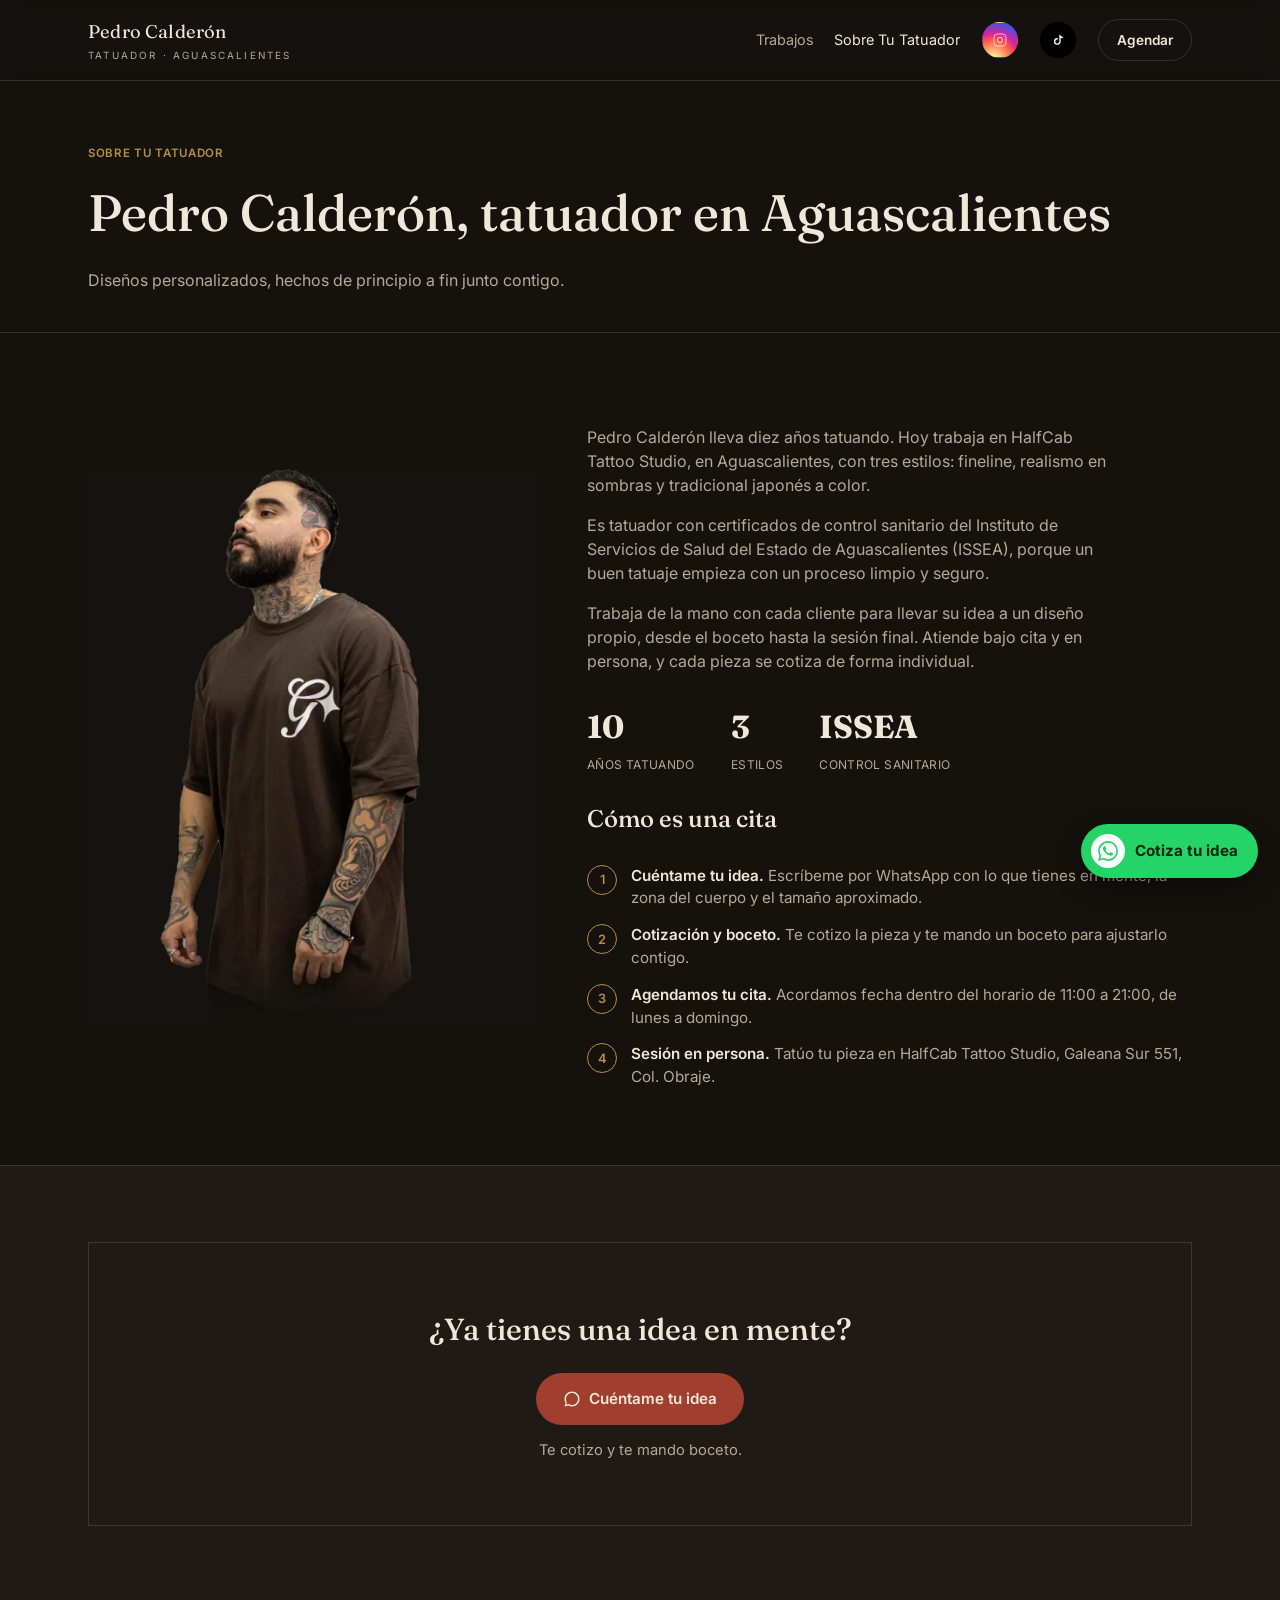
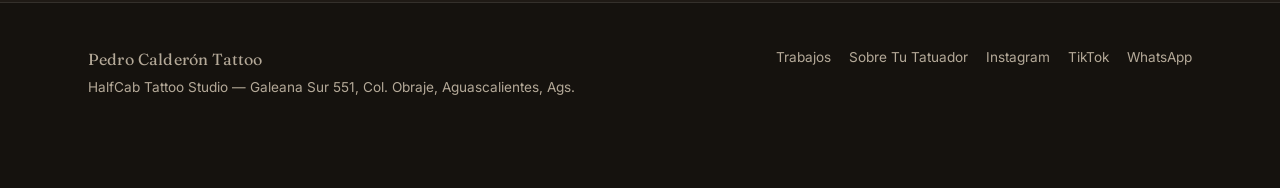
<file: sobre-tu-tatuador.html>
<!DOCTYPE html>
<html lang="es-MX">
<head>
<meta charset="UTF-8">
<meta name="viewport" content="width=device-width, initial-scale=1.0">
<title>Sobre Tu Tatuador — Pedro Calderón Tattoo | Aguascalientes</title>
<meta name="description" content="Conoce a Pedro Calderón, tatuador en Aguascalientes con 10 años de experiencia. Fineline, realismo en sombras y tradicional japonés a color. Con certificados de control sanitario del ISSEA.">
<meta name="robots" content="index, follow">
<meta name="theme-color" content="#15120e">
<link rel="canonical" href="https://pedrocalderontattoo.com.mx/sobre-tu-tatuador.html">
<link rel="preconnect" href="https://fonts.googleapis.com">
<link rel="preconnect" href="https://fonts.gstatic.com" crossorigin>
<link href="https://fonts.googleapis.com/css2?family=Fraunces:ital,opsz,wght@0,9..144,400;0,9..144,500;0,9..144,600;1,9..144,500&family=Inter:wght@400;500;600;700&display=swap" rel="stylesheet">
<link rel="stylesheet" href="style.css?v=20261025g">

<meta property="og:title" content="Sobre Tu Tatuador — Pedro Calderón Tattoo">
<meta property="og:description" content="Conoce a Pedro Calderón, tatuador en HalfCab Tattoo Studio, Aguascalientes.">
<meta property="og:image" content="https://pedrocalderontattoo.com.mx/gallery/pedro-calderon-tatuador-aguascalientes.webp">
<meta property="og:type" content="website">
<meta property="og:url" content="https://pedrocalderontattoo.com.mx/sobre-tu-tatuador.html">
<meta property="og:locale" content="es_MX">
<meta property="og:site_name" content="Pedro Calderón Tattoo">
<meta name="twitter:card" content="summary_large_image">

<script type="application/ld+json">
{
  "@context": "https://schema.org",
  "@graph": [
    {
      "@type": "BreadcrumbList",
      "itemListElement": [
        { "@type": "ListItem", "position": 1, "name": "Inicio", "item": "https://pedrocalderontattoo.com.mx/" },
        { "@type": "ListItem", "position": 2, "name": "Sobre Tu Tatuador", "item": "https://pedrocalderontattoo.com.mx/sobre-tu-tatuador.html" }
      ]
    },
    {
      "@type": "AboutPage",
      "@id": "https://pedrocalderontattoo.com.mx/sobre-tu-tatuador.html#pagina",
      "url": "https://pedrocalderontattoo.com.mx/sobre-tu-tatuador.html",
      "name": "Sobre Tu Tatuador — Pedro Calderón Tattoo",
      "inLanguage": "es-MX",
      "isPartOf": { "@id": "https://pedrocalderontattoo.com.mx/#website" },
      "mainEntity": { "@id": "https://pedrocalderontattoo.com.mx/#pedro" }
    }
  ]
}
</script>
</head>
<body>

<header>
  <div class="wrap">
    <nav>
      <a class="wordmark" href="/">Pedro Calderón<span>TATUADOR · AGUASCALIENTES</span></a>
      <div class="nav-links">
        <div class="nav-text-links">
          <a href="trabajos.html">Trabajos</a>
          <a href="sobre-tu-tatuador.html" class="active">Sobre Tu Tatuador</a>
        </div>
        <a class="icon-link ig" href="https://www.instagram.com/pedrocaldentattoo/" target="_blank" rel="noopener" aria-label="Instagram">
          <svg viewBox="0 0 24 24"><rect x="3" y="3" width="18" height="18" rx="5"/><circle cx="12" cy="12" r="4"/><circle cx="17.2" cy="6.8" r="0.6" fill="currentColor" stroke="none"/></svg>
        </a>
        <a class="icon-link tiktok" href="https://www.tiktok.com/@pedrocalderontattoo" target="_blank" rel="noopener" aria-label="TikTok">
          <svg viewBox="0 0 24 24"><path d="M14 4v10.2a3 3 0 1 1-2.4-2.94V9.2A5 5 0 1 0 16 14V8.6a6 6 0 0 0 3 .8V7.3a4 4 0 0 1-2.6-1.3A4 4 0 0 1 15.4 4H14z"/></svg>
        </a>
        <a class="btn ghost" href="index.html#agendar" style="padding:10px 18px;font-size:0.85rem;">Agendar</a>
      </div>
    </nav>
  </div>
</header>

<section class="page-head">
  <div class="wrap">
    <div class="eyebrow">SOBRE TU TATUADOR</div>
    <h1>Pedro Calderón, tatuador en Aguascalientes</h1>
    <p>Diseños personalizados, hechos de principio a fin junto contigo.</p>
  </div>
</section>

<section class="section">
  <div class="wrap about-grid">
    <div class="about-art">
      <img src="gallery/pedro-calderon-tatuador-aguascalientes.webp" alt="Pedro Calderón, tatuador en Aguascalientes, con tatuajes en cuello y brazos" width="1024" height="1280" decoding="async">
    </div>
    <div class="about">
      <p>Pedro Calderón lleva diez años tatuando. Hoy trabaja en HalfCab Tattoo Studio, en Aguascalientes, con tres estilos: fineline, realismo en sombras y tradicional japonés a color.</p>
      <p>Es tatuador con certificados de control sanitario del Instituto de Servicios de Salud del Estado de Aguascalientes (ISSEA), porque un buen tatuaje empieza con un proceso limpio y seguro.</p>
      <p>Trabaja de la mano con cada cliente para llevar su idea a un diseño propio, desde el boceto hasta la sesión final. Atiende bajo cita y en persona, y cada pieza se cotiza de forma individual.</p>
      <div class="stat-row">
        <div class="stat"><b>10</b><span>AÑOS TATUANDO</span></div>
        <div class="stat"><b>3</b><span>ESTILOS</span></div>
        <div class="stat"><b>ISSEA</b><span>CONTROL SANITARIO</span></div>
      </div>

      <h2>Cómo es una cita</h2>
      <ol class="steps">
        <li><span><b>Cuéntame tu idea.</b> Escríbeme por WhatsApp con lo que tienes en mente, la zona del cuerpo y el tamaño aproximado.</span></li>
        <li><span><b>Cotización y boceto.</b> Te cotizo la pieza y te mando un boceto para ajustarlo contigo.</span></li>
        <li><span><b>Agendamos tu cita.</b> Acordamos fecha dentro del horario de 11:00 a 21:00, de lunes a domingo.</span></li>
        <li><span><b>Sesión en persona.</b> Tatúo tu pieza en HalfCab Tattoo Studio, Galeana Sur 551, Col. Obraje.</span></li>
      </ol>
    </div>
  </div>
</section>

<section class="section" style="background:var(--bg-alt);border-top:1px solid var(--line);">
  <div class="wrap">
    <div class="cta-band">
      <h3>¿Ya tienes una idea en mente?</h3>
      <a class="btn" href="https://wa.me/524491995049?text=Hola%20Pedro%2C%20vi%20tu%20p%C3%A1gina%20y%20quiero%20agendar%20una%20cita" target="_blank" rel="noopener">
        <svg width="18" height="18" viewBox="0 0 24 24" fill="currentColor"><path d="M12 2C6.48 2 2 6.48 2 12c0 1.85.5 3.58 1.36 5.08L2 22l5.1-1.34A9.94 9.94 0 0 0 12 22c5.52 0 10-4.48 10-10S17.52 2 12 2zm0 18c-1.6 0-3.1-.44-4.38-1.2l-.31-.19-3.03.8.81-2.95-.2-.3A7.94 7.94 0 0 1 4 12c0-4.41 3.59-8 8-8s8 3.59 8 8-3.59 8-8 8z"/></svg>
        Cuéntame tu idea
      </a>
      <p class="cta-note">Te cotizo y te mando boceto.</p>
    </div>
  </div>
</section>

<footer>
  <div class="wrap foot-grid">
    <div>
      <div class="wordmark" style="font-size:1rem;">Pedro Calderón Tattoo</div>
      <p style="margin:6px 0 0;">HalfCab Tattoo Studio — Galeana Sur 551, Col. Obraje, Aguascalientes, Ags.</p>
    </div>
    <div class="foot-links">
      <a href="trabajos.html">Trabajos</a>
      <a href="sobre-tu-tatuador.html">Sobre Tu Tatuador</a>
      <a href="https://www.instagram.com/pedrocaldentattoo/" target="_blank" rel="noopener">Instagram</a>
      <a href="https://www.tiktok.com/@pedrocalderontattoo" target="_blank" rel="noopener">TikTok</a>
      <a href="https://wa.me/524491995049" target="_blank" rel="noopener">WhatsApp</a>
    </div>
  </div>
</footer>

<a class="fab" href="https://wa.me/524491995049?text=Hola%20Pedro%2C%20vi%20tu%20p%C3%A1gina%20y%20quiero%20agendar%20una%20cita" target="_blank" rel="noopener" aria-label="Cotiza tu idea por WhatsApp">
  <span class="fab-ico" aria-hidden="true"><svg viewBox="0 0 24 24" fill="currentColor"><path d="M17.472 14.382c-.297-.149-1.758-.867-2.03-.967-.273-.099-.471-.148-.67.15-.197.297-.767.966-.94 1.164-.173.199-.347.223-.644.075-.297-.15-1.255-.463-2.39-1.475-.883-.788-1.48-1.761-1.653-2.059-.173-.297-.018-.458.13-.606.134-.133.298-.347.446-.52.149-.174.198-.298.298-.497.099-.198.05-.371-.025-.52-.075-.149-.669-1.612-.916-2.207-.242-.579-.487-.5-.669-.51-.173-.008-.371-.01-.57-.01-.198 0-.52.074-.792.372-.272.297-1.04 1.016-1.04 2.479 0 1.462 1.065 2.875 1.213 3.074.149.198 2.096 3.2 5.077 4.487.709.306 1.262.489 1.694.625.712.227 1.36.195 1.871.118.571-.085 1.758-.719 2.006-1.413.248-.694.248-1.289.173-1.413-.074-.124-.272-.198-.57-.347m-5.421 7.403h-.004a9.87 9.87 0 01-5.031-1.378l-.361-.214-3.741.982.998-3.648-.235-.374a9.86 9.86 0 01-1.51-5.26c.001-5.45 4.436-9.884 9.888-9.884 2.64 0 5.122 1.03 6.988 2.898a9.825 9.825 0 012.893 6.994c-.003 5.45-4.437 9.884-9.885 9.884m8.413-18.297A11.815 11.815 0 0012.05 0C5.495 0 .16 5.335.157 11.892c0 2.096.547 4.142 1.588 5.945L.057 24l6.305-1.654a11.882 11.882 0 005.683 1.448h.005c6.554 0 11.89-5.335 11.893-11.893a11.821 11.821 0 00-3.48-8.413Z"/></svg></span>
  Cotiza tu idea
</a>

</body>
</html>
</file>
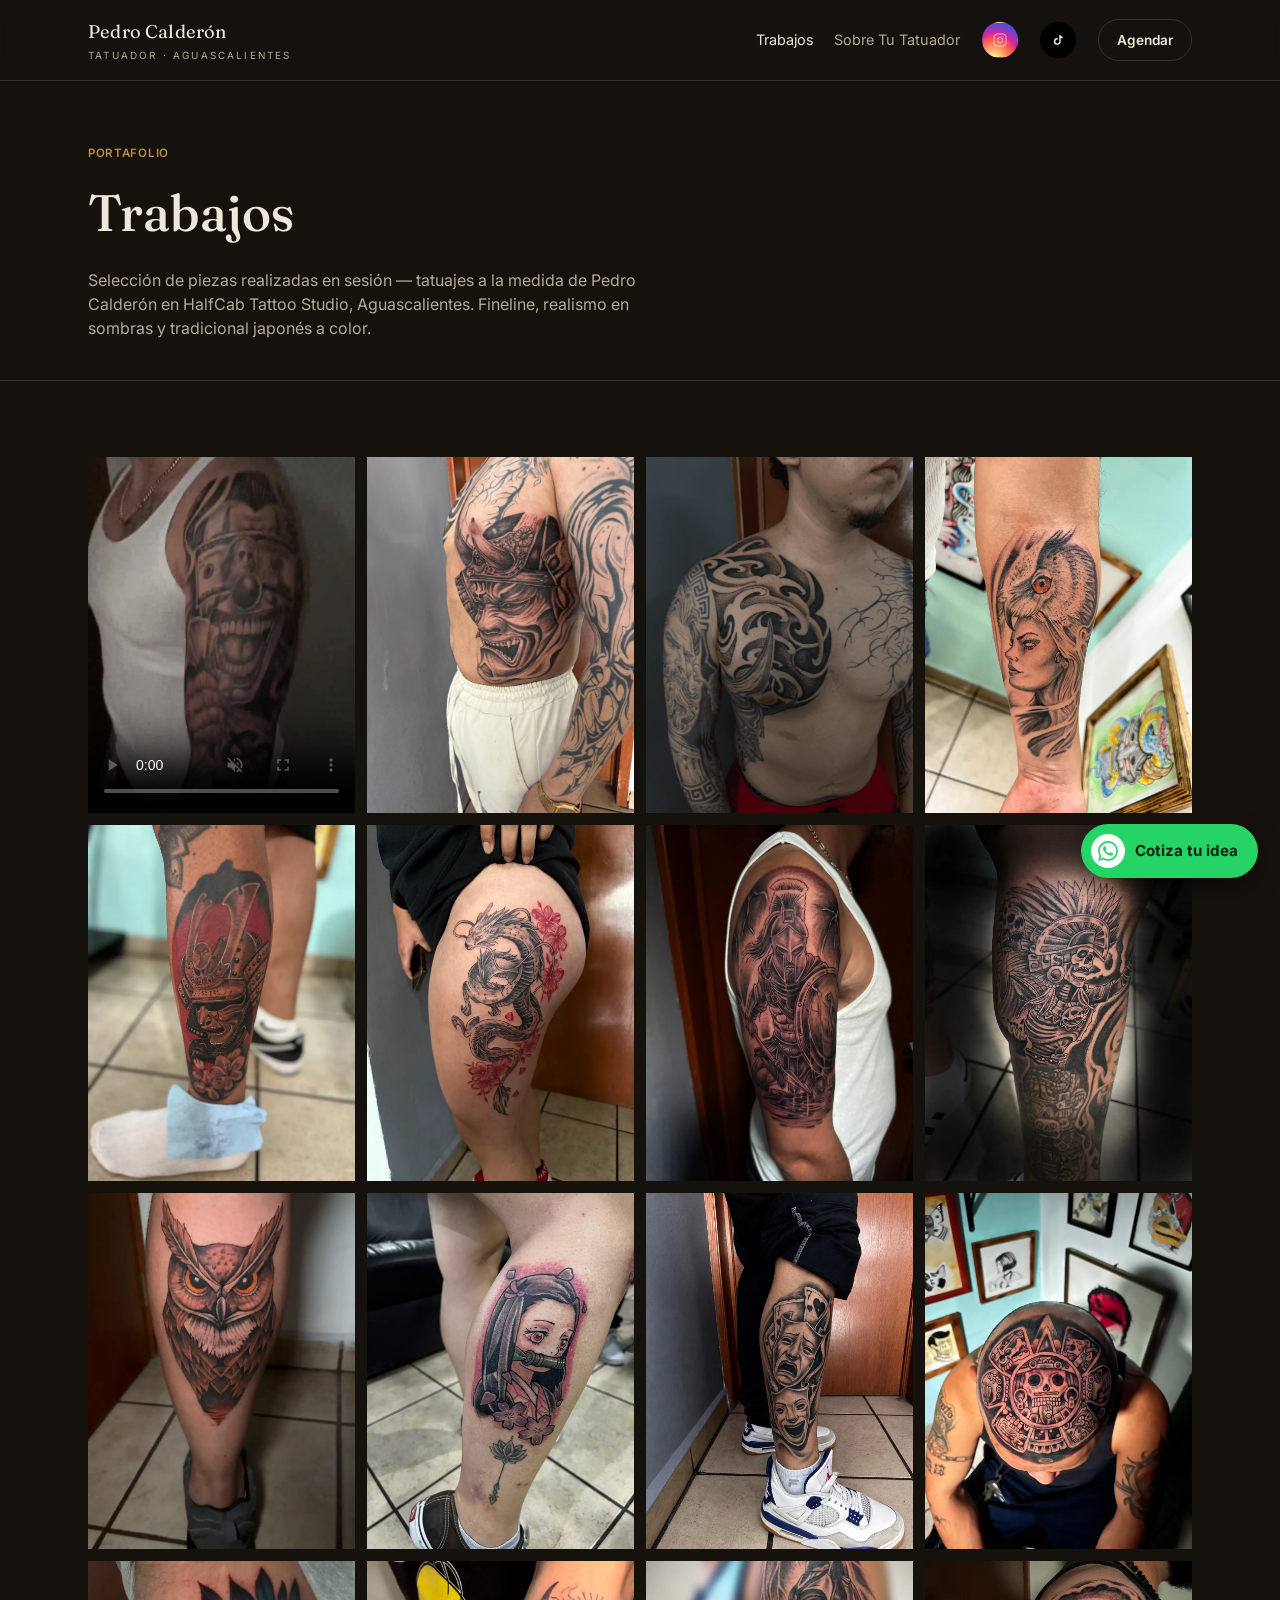
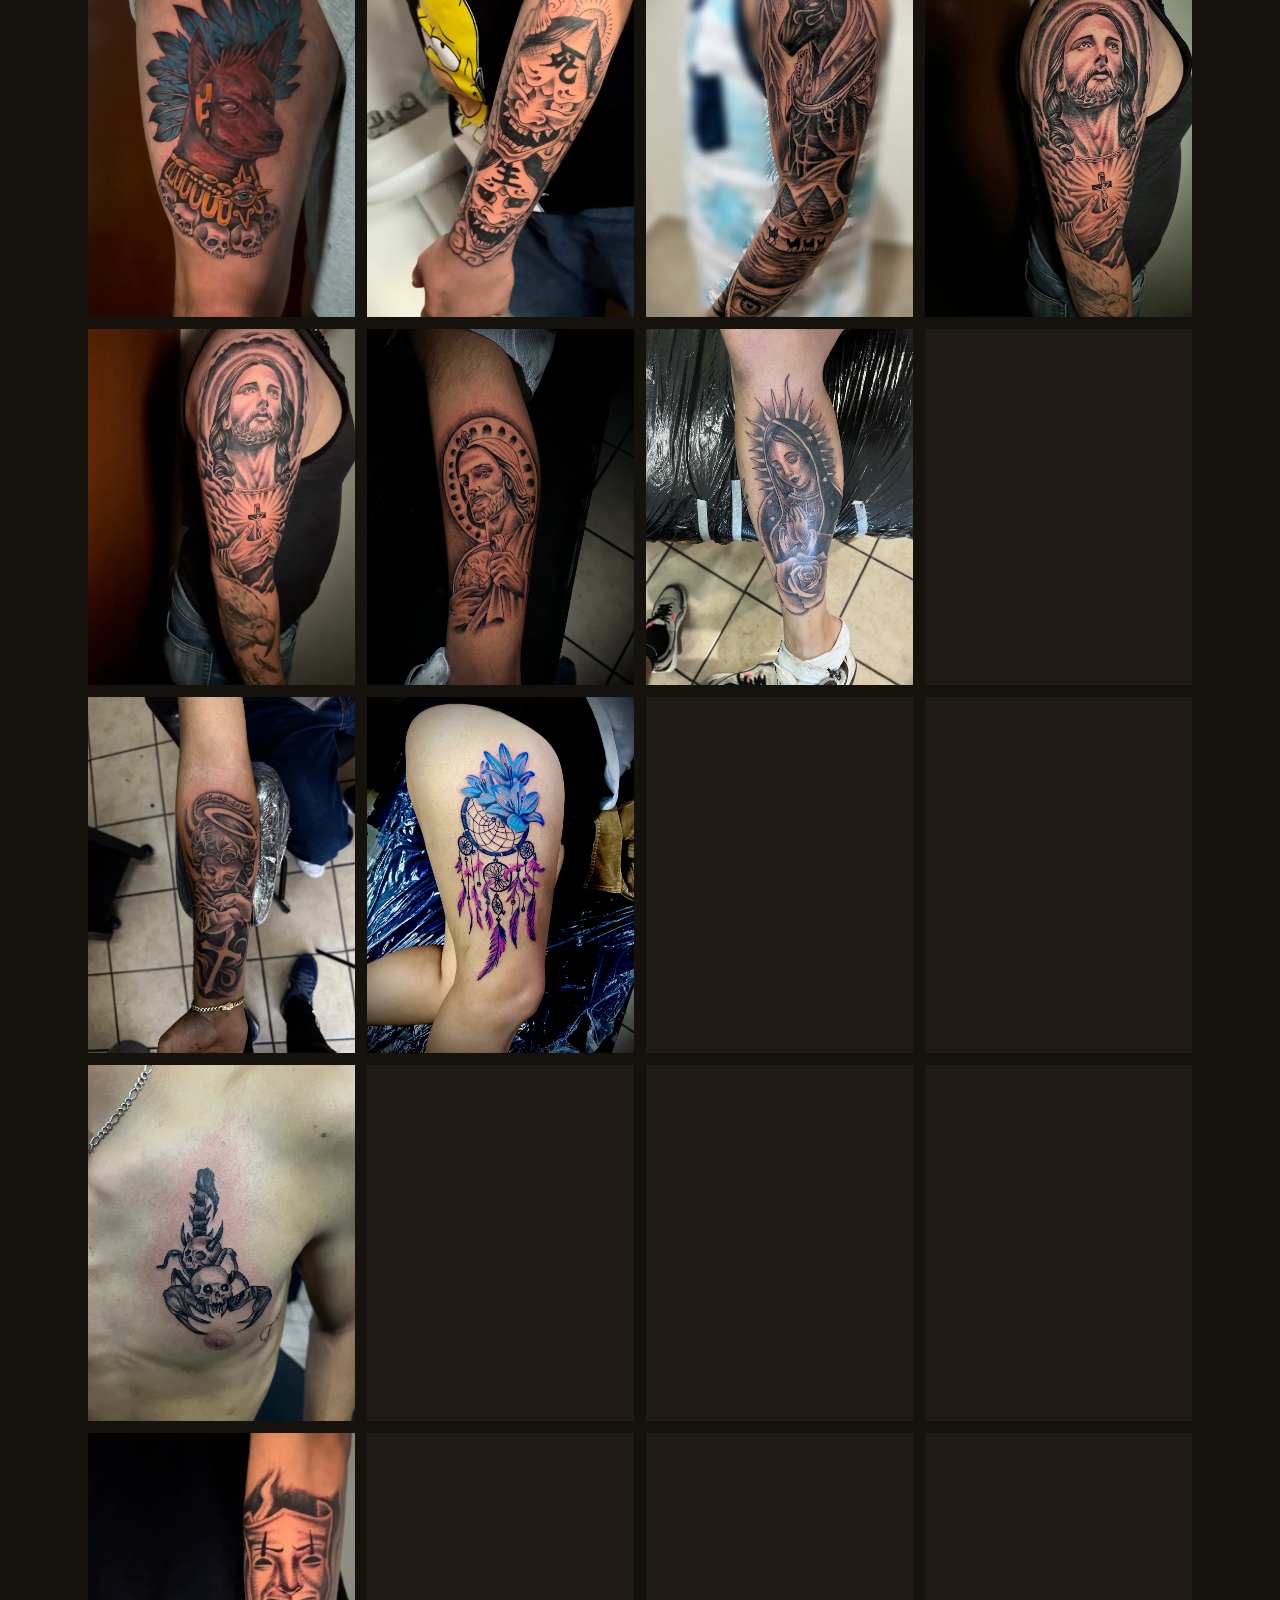
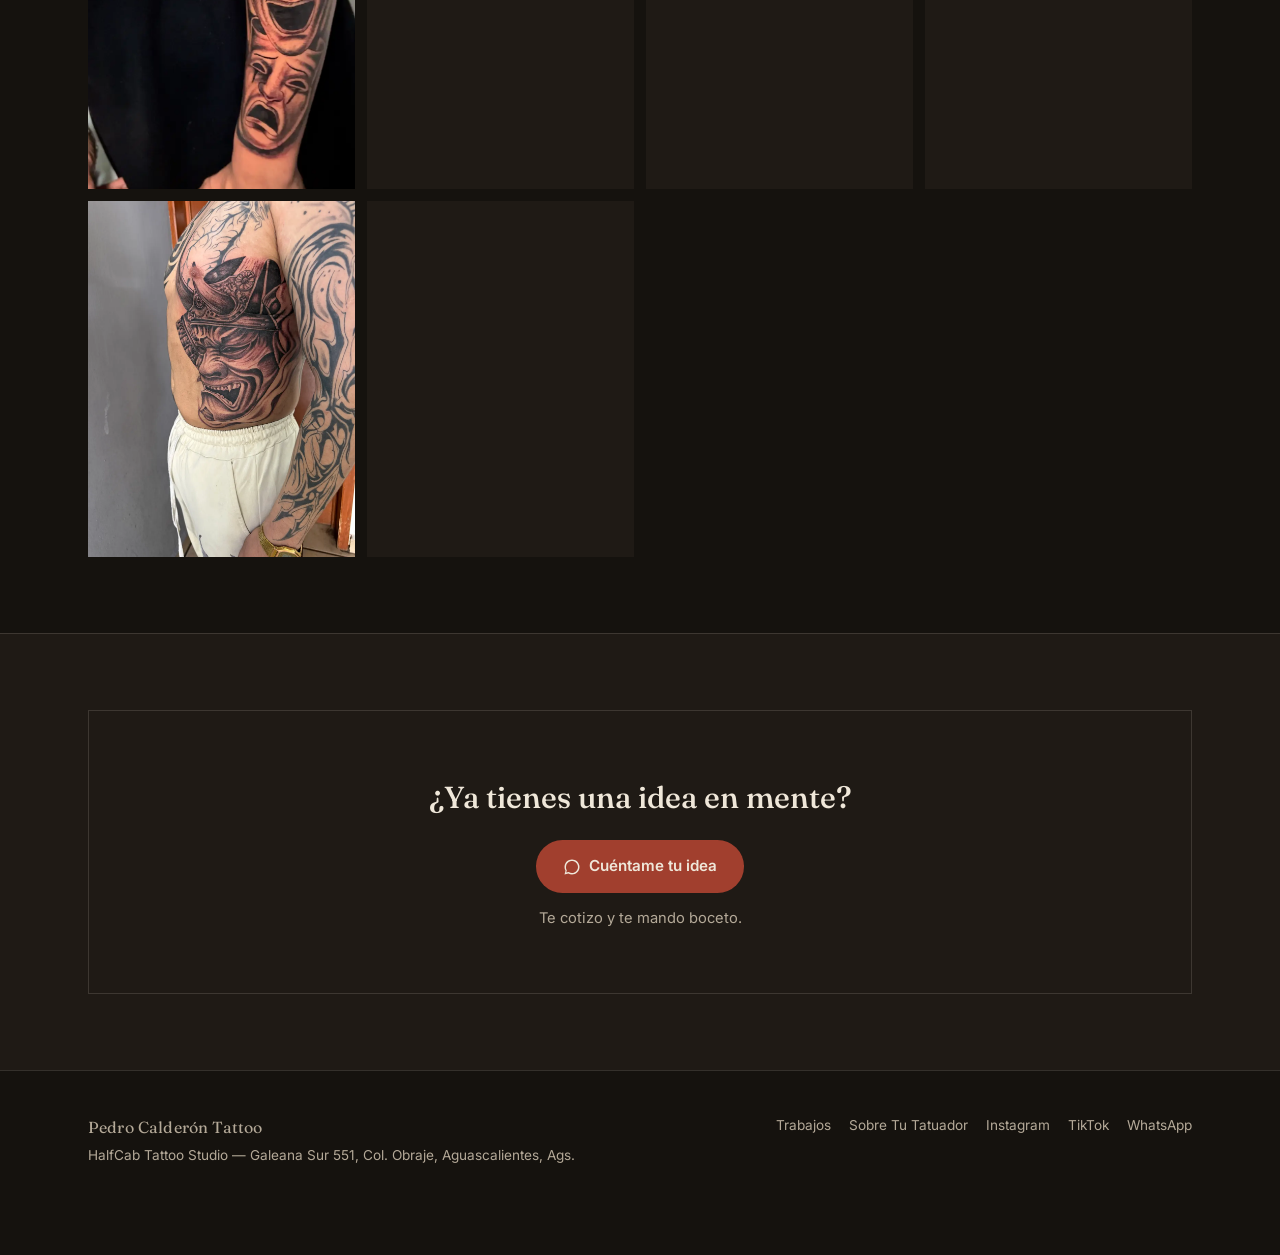
<file: trabajos.html>
<!DOCTYPE html>
<html lang="es-MX">
<head>
<meta charset="UTF-8">
<meta name="viewport" content="width=device-width, initial-scale=1.0">
<title>Trabajos — Pedro Calderón Tattoo | Tatuador en Aguascalientes</title>
<meta name="description" content="Portafolio de tatuajes de Pedro Calderón en Aguascalientes: fineline, realismo en sombras y tradicional japonés a color, realizados en HalfCab Tattoo Studio.">
<meta name="robots" content="index, follow">
<meta name="theme-color" content="#15120e">
<link rel="canonical" href="https://pedrocalderontattoo.com.mx/trabajos.html">
<link rel="preconnect" href="https://fonts.googleapis.com">
<link rel="preconnect" href="https://fonts.gstatic.com" crossorigin>
<link href="https://fonts.googleapis.com/css2?family=Fraunces:ital,opsz,wght@0,9..144,400;0,9..144,500;0,9..144,600;1,9..144,500&family=Inter:wght@400;500;600;700&display=swap" rel="stylesheet">
<link rel="stylesheet" href="style.css?v=20261025g">

<meta property="og:title" content="Trabajos — Pedro Calderón Tattoo">
<meta property="og:description" content="Portafolio de tatuajes realizados por Pedro Calderón en HalfCab Tattoo Studio, Aguascalientes.">
<meta property="og:image" content="https://pedrocalderontattoo.com.mx/gallery/tatuaje-hannya-samurai-costilla-aguascalientes.webp">
<meta property="og:type" content="website">
<meta property="og:url" content="https://pedrocalderontattoo.com.mx/trabajos.html">
<meta property="og:locale" content="es_MX">
<meta property="og:site_name" content="Pedro Calderón Tattoo">
<meta name="twitter:card" content="summary_large_image">

<script type="application/ld+json">
{
  "@context": "https://schema.org",
  "@graph": [
    {
      "@type": "BreadcrumbList",
      "itemListElement": [
        { "@type": "ListItem", "position": 1, "name": "Inicio", "item": "https://pedrocalderontattoo.com.mx/" },
        { "@type": "ListItem", "position": 2, "name": "Trabajos", "item": "https://pedrocalderontattoo.com.mx/trabajos.html" }
      ]
    },
    {
      "@type": "CollectionPage",
      "@id": "https://pedrocalderontattoo.com.mx/trabajos.html#pagina",
      "url": "https://pedrocalderontattoo.com.mx/trabajos.html",
      "name": "Trabajos — Pedro Calderón Tattoo",
      "inLanguage": "es-MX",
      "isPartOf": { "@id": "https://pedrocalderontattoo.com.mx/#website" },
      "about": { "@id": "https://pedrocalderontattoo.com.mx/#negocio" },
      "primaryImageOfPage": { "@id": "https://pedrocalderontattoo.com.mx/trabajos.html#hannya" }
    },
    {
      "@type": "ImageObject",
      "@id": "https://pedrocalderontattoo.com.mx/trabajos.html#hannya",
      "contentUrl": "https://pedrocalderontattoo.com.mx/gallery/tatuaje-hannya-samurai-costilla-aguascalientes.webp",
      "name": "Tatuaje de máscara hannya con casco samurái en el costillar",
      "description": "Tatuaje de máscara hannya con casco samurái en el costillar, realizado por Pedro Calderón, tatuador en Aguascalientes.",
      "creator": { "@id": "https://pedrocalderontattoo.com.mx/#pedro" }
    },
    {
      "@type": "ImageObject",
      "contentUrl": "https://pedrocalderontattoo.com.mx/gallery/tatuaje-tribal-hombro-pecho-aguascalientes.webp",
      "name": "Tatuaje tribal blackwork en hombro y pecho",
      "description": "Tatuaje tribal blackwork en hombro y pecho, realizado por Pedro Calderón, tatuador en Aguascalientes.",
      "creator": { "@id": "https://pedrocalderontattoo.com.mx/#pedro" }
    },
    {
      "@type": "VideoObject",
      "name": "Proceso de sesión de tatuaje",
      "description": "Timelapse de una sesión de tatuaje realizada por Pedro Calderón en Aguascalientes.",
      "thumbnailUrl": "https://pedrocalderontattoo.com.mx/gallery/tatuaje-proceso-sesion-timelapse-aguascalientes-poster.jpg",
      "contentUrl": "https://pedrocalderontattoo.com.mx/gallery/tatuaje-proceso-sesion-timelapse-aguascalientes.mp4",
      "uploadDate": "2026-09-26",
      "creator": { "@id": "https://pedrocalderontattoo.com.mx/#pedro" }
    }
  ]
}
</script>
</head>
<body>

<header>
  <div class="wrap">
    <nav>
      <a class="wordmark" href="/">Pedro Calderón<span>TATUADOR · AGUASCALIENTES</span></a>
      <div class="nav-links">
        <div class="nav-text-links">
          <a href="trabajos.html" class="active">Trabajos</a>
          <a href="sobre-tu-tatuador.html">Sobre Tu Tatuador</a>
        </div>
        <a class="icon-link ig" href="https://www.instagram.com/pedrocaldentattoo/" target="_blank" rel="noopener" aria-label="Instagram">
          <svg viewBox="0 0 24 24"><rect x="3" y="3" width="18" height="18" rx="5"/><circle cx="12" cy="12" r="4"/><circle cx="17.2" cy="6.8" r="0.6" fill="currentColor" stroke="none"/></svg>
        </a>
        <a class="icon-link tiktok" href="https://www.tiktok.com/@pedrocalderontattoo" target="_blank" rel="noopener" aria-label="TikTok">
          <svg viewBox="0 0 24 24"><path d="M14 4v10.2a3 3 0 1 1-2.4-2.94V9.2A5 5 0 1 0 16 14V8.6a6 6 0 0 0 3 .8V7.3a4 4 0 0 1-2.6-1.3A4 4 0 0 1 15.4 4H14z"/></svg>
        </a>
        <a class="btn ghost" href="index.html#agendar" style="padding:10px 18px;font-size:0.85rem;">Agendar</a>
      </div>
    </nav>
  </div>
</header>

<section class="page-head">
  <div class="wrap">
    <div class="eyebrow">PORTAFOLIO</div>
    <h1>Trabajos</h1>
    <p>Selección de piezas realizadas en sesión — tatuajes a la medida de Pedro Calderón en HalfCab Tattoo Studio, Aguascalientes. Fineline, realismo en sombras y tradicional japonés a color.</p>
  </div>
</section>

<section class="section">
  <div class="wrap">
    <!-- Las primeras piezas van fijas en el HTML (las ve Google sin ejecutar JavaScript).
         Las que se agreguen a gallery.json se añaden solas debajo. -->
    <div class="gallery" id="gallery-root">
      <div class="g-item" data-file="gallery/tatuaje-proceso-sesion-timelapse-aguascalientes.mp4">
        <video src="gallery/tatuaje-proceso-sesion-timelapse-aguascalientes.mp4" poster="gallery/tatuaje-proceso-sesion-timelapse-aguascalientes-poster.jpg" muted loop playsinline preload="metadata" controls aria-label="Timelapse de una sesión de tatuaje realizada por Pedro Calderón en Aguascalientes"></video>
        <span class="cap">Proceso de sesión</span>
      </div>
      <div class="g-item" data-file="gallery/tatuaje-hannya-samurai-costilla-aguascalientes.webp">
        <img src="gallery/tatuaje-hannya-samurai-costilla-aguascalientes.webp" alt="Tatuaje de máscara hannya con casco samurái en el costillar, realizado por Pedro Calderón, tatuador en Aguascalientes" width="1400" height="1866" decoding="async">
        <span class="cap">Hannya samurái · costillar</span>
      </div>
      <div class="g-item" data-file="gallery/tatuaje-tribal-hombro-pecho-aguascalientes.webp">
        <img src="gallery/tatuaje-tribal-hombro-pecho-aguascalientes.webp" alt="Tatuaje tribal blackwork en hombro y pecho, realizado por Pedro Calderón, tatuador en Aguascalientes" width="1400" height="1866" loading="lazy" decoding="async">
        <span class="cap">Tribal blackwork · hombro y pecho</span>
      </div>
    </div>
    <p class="gal-more-wrap" hidden><button type="button" class="btn ghost" id="gal-more">Ver más trabajos</button></p>
  </div>
</section>

<section class="section" style="background:var(--bg-alt);border-top:1px solid var(--line);">
  <div class="wrap">
    <div class="cta-band">
      <h3>¿Ya tienes una idea en mente?</h3>
      <a class="btn" href="https://wa.me/524491995049?text=Hola%20Pedro%2C%20vi%20tu%20portafolio%20y%20quiero%20agendar%20una%20cita" target="_blank" rel="noopener">
        <svg width="18" height="18" viewBox="0 0 24 24" fill="currentColor"><path d="M12 2C6.48 2 2 6.48 2 12c0 1.85.5 3.58 1.36 5.08L2 22l5.1-1.34A9.94 9.94 0 0 0 12 22c5.52 0 10-4.48 10-10S17.52 2 12 2zm0 18c-1.6 0-3.1-.44-4.38-1.2l-.31-.19-3.03.8.81-2.95-.2-.3A7.94 7.94 0 0 1 4 12c0-4.41 3.59-8 8-8s8 3.59 8 8-3.59 8-8 8z"/></svg>
        Cuéntame tu idea
      </a>
      <p class="cta-note">Te cotizo y te mando boceto.</p>
    </div>
  </div>
</section>

<footer>
  <div class="wrap foot-grid">
    <div>
      <div class="wordmark" style="font-size:1rem;">Pedro Calderón Tattoo</div>
      <p style="margin:6px 0 0;">HalfCab Tattoo Studio — Galeana Sur 551, Col. Obraje, Aguascalientes, Ags.</p>
    </div>
    <div class="foot-links">
      <a href="trabajos.html">Trabajos</a>
      <a href="sobre-tu-tatuador.html">Sobre Tu Tatuador</a>
      <a href="https://www.instagram.com/pedrocaldentattoo/" target="_blank" rel="noopener">Instagram</a>
      <a href="https://www.tiktok.com/@pedrocalderontattoo" target="_blank" rel="noopener">TikTok</a>
      <a href="https://wa.me/524491995049" target="_blank" rel="noopener">WhatsApp</a>
    </div>
  </div>
</footer>

<a class="fab" href="https://wa.me/524491995049?text=Hola%20Pedro%2C%20vi%20tu%20portafolio%20y%20quiero%20agendar%20una%20cita" target="_blank" rel="noopener" aria-label="Cotiza tu idea por WhatsApp">
  <span class="fab-ico" aria-hidden="true"><svg viewBox="0 0 24 24" fill="currentColor"><path d="M17.472 14.382c-.297-.149-1.758-.867-2.03-.967-.273-.099-.471-.148-.67.15-.197.297-.767.966-.94 1.164-.173.199-.347.223-.644.075-.297-.15-1.255-.463-2.39-1.475-.883-.788-1.48-1.761-1.653-2.059-.173-.297-.018-.458.13-.606.134-.133.298-.347.446-.52.149-.174.198-.298.298-.497.099-.198.05-.371-.025-.52-.075-.149-.669-1.612-.916-2.207-.242-.579-.487-.5-.669-.51-.173-.008-.371-.01-.57-.01-.198 0-.52.074-.792.372-.272.297-1.04 1.016-1.04 2.479 0 1.462 1.065 2.875 1.213 3.074.149.198 2.096 3.2 5.077 4.487.709.306 1.262.489 1.694.625.712.227 1.36.195 1.871.118.571-.085 1.758-.719 2.006-1.413.248-.694.248-1.289.173-1.413-.074-.124-.272-.198-.57-.347m-5.421 7.403h-.004a9.87 9.87 0 01-5.031-1.378l-.361-.214-3.741.982.998-3.648-.235-.374a9.86 9.86 0 01-1.51-5.26c.001-5.45 4.436-9.884 9.888-9.884 2.64 0 5.122 1.03 6.988 2.898a9.825 9.825 0 012.893 6.994c-.003 5.45-4.437 9.884-9.885 9.884m8.413-18.297A11.815 11.815 0 0012.05 0C5.495 0 .16 5.335.157 11.892c0 2.096.547 4.142 1.588 5.945L.057 24l6.305-1.654a11.882 11.882 0 005.683 1.448h.005c6.554 0 11.89-5.335 11.893-11.893a11.821 11.821 0 00-3.48-8.413Z"/></svg></span>
  Cotiza tu idea
</a>

<script>
  // Galería dinámica: lee gallery.json — para agregar contenido nuevo,
  // solo se sube el archivo optimizado a /gallery/ y se agrega una línea en gallery.json.
  // Agrega al final las piezas de gallery.json que aún no están en el HTML.
  const esc = s => String(s == null ? '' : s).replace(/&/g, '&amp;').replace(/"/g, '&quot;').replace(/</g, '&lt;').replace(/>/g, '&gt;');
  const root = document.getElementById('gallery-root');
  fetch('gallery.json')
    .then(r => r.json())
    .then(items => {
      const have = new Set([...root.querySelectorAll('[data-file]')].map(el => el.getAttribute('data-file')));
      (items || []).filter(item => !have.has(item.file)).forEach(item => {
        const capHtml = item.caption ? `<span class="cap">${esc(item.caption)}</span>` : '';
        const div = document.createElement('div');
        div.className = 'g-item';
        div.setAttribute('data-file', item.file);
        if (item.type === 'video') {
          div.innerHTML = `<video src="${esc(item.file)}" poster="${esc(item.poster)}" muted loop playsinline preload="metadata" controls aria-label="${esc(item.alt)}"></video>${capHtml}`;
        } else {
          div.innerHTML = `<img src="${esc(item.file)}" alt="${esc(item.alt)}" loading="lazy" decoding="async">${capHtml}`;
        }
        root.appendChild(div);
      });
    })
    .catch(() => {})
    .then(() => {
      // Muestra 12 piezas y un botón para ver más (la galería completa sigue en el HTML)
      const STEP = 60;   // se muestran todas las piezas; sube este número solo si algún día hay más
      const items = [...root.querySelectorAll('.g-item')];
      let shown = STEP;
      const btn = document.getElementById('gal-more');
      function apply() {
        items.forEach((el, i) => el.classList.toggle('more', i >= shown));
        if (shown >= items.length) btn.parentElement.hidden = true;
      }
      if (items.length > STEP) {
        btn.parentElement.hidden = false;
        btn.addEventListener('click', () => { shown += STEP; apply(); });
        apply();
      }
    });
</script>

</body>
</html>
</file>
<file: style.css>
:root{
  --bg:#15120e;
  --bg-alt:#1f1a15;
  --ink:#efe7d9;
  --ink-dim:#b4a998;
  --accent:#a13f2e;
  --accent-soft:#c05a44;
  --brass:#b78e42;
  --line:rgba(239,231,217,0.14);
  --font-display:'Fraunces', Georgia, 'Times New Roman', serif;
  --font-body:'Inter', -apple-system, BlinkMacSystemFont, 'Segoe UI', Roboto, sans-serif;
}
@media (prefers-color-scheme: dark){
  :root:not([data-theme="light"]){
    --bg:#15120e; --bg-alt:#1f1a15; --ink:#efe7d9; --ink-dim:#b4a998;
    --accent:#a13f2e; --accent-soft:#c05a44; --brass:#b78e42; --line:rgba(239,231,217,0.14);
  }
}
:root[data-theme="dark"]{
  --bg:#15120e; --bg-alt:#1f1a15; --ink:#efe7d9; --ink-dim:#b4a998;
  --accent:#a13f2e; --accent-soft:#c05a44; --brass:#b78e42; --line:rgba(239,231,217,0.14);
}
*{box-sizing:border-box;}
html{scroll-behavior:smooth;}
body{
  margin:0;
  background:var(--bg);
  color:var(--ink);
  font-family:var(--font-body);
  line-height:1.5;
  overflow-x:hidden;
}
img,svg,video{max-width:100%;display:block;}
a{color:inherit;}
.wrap{max-width:1160px;margin:0 auto;padding:0 28px;}
.eyebrow{
  font-size:0.72rem;
  letter-spacing:0.06em;
  color:var(--brass);
  font-weight:600;
}
h1,h2,h3{font-family:var(--font-display);font-weight:500;margin:0;color:var(--ink);}
.btn{
  display:inline-flex;
  align-items:center;
  gap:8px;
  padding:14px 26px;
  border-radius:999px;
  background:var(--accent);
  color:var(--ink);
  text-decoration:none;
  font-weight:600;
  font-size:0.95rem;
  border:1px solid transparent;
  transition:background .2s ease, transform .2s ease;
}
.btn:hover{background:var(--accent-soft);transform:translateY(-1px);}
.btn.ghost{
  background:transparent;
  border:1px solid var(--line);
  color:var(--ink);
}
.btn.ghost:hover{border-color:var(--brass);}
.btn svg{width:18px;height:18px;}

/* NAV */
header{
  position:sticky;top:0;z-index:40;
  background:rgba(21,18,14,0.86);
  backdrop-filter:blur(8px);
  border-bottom:1px solid var(--line);
}
nav{
  display:flex;align-items:center;justify-content:space-between;
  padding:18px 0;flex-wrap:wrap;gap:14px;
}
.wordmark{
  font-family:var(--font-display);
  font-size:1.15rem;
  letter-spacing:0.01em;
  text-decoration:none;
}
.wordmark span{display:block;font-family:var(--font-body);font-size:0.62rem;letter-spacing:0.22em;color:var(--ink-dim);margin-top:2px;}
.nav-links{display:flex;align-items:center;gap:22px;flex-wrap:wrap;}
.nav-text-links{display:flex;gap:20px;align-items:center;}
.nav-text-links a{text-decoration:none;font-size:0.9rem;color:var(--ink-dim);transition:color .2s ease;}
.nav-text-links a:hover,.nav-text-links a.active{color:var(--ink);}
.icon-link{
  width:36px;height:36px;border:1px solid var(--line);border-radius:50%;
  display:flex;align-items:center;justify-content:center;
  text-decoration:none;transition:border-color .2s ease;
}
.icon-link:hover{border-color:var(--brass);}
.icon-link svg{width:16px;height:16px;stroke:var(--ink);fill:none;}

/* Brand-colored platform buttons */
.icon-link.ig{
  border-color:transparent;
  background:radial-gradient(circle at 30% 107%, #fdf497 0%, #fdf497 5%, #fd5949 45%, #d6249f 60%, #285aeb 90%);
}
.icon-link.ig svg{stroke:#fff;}
.icon-link.ig svg circle[fill="currentColor"]{fill:#fff;}
.icon-link.tiktok{
  border-color:transparent;
  background:#000;
}
.icon-link.tiktok svg{stroke:none;fill:#fff;}
.icon-link.ig:hover,.icon-link.tiktok:hover{border-color:transparent;transform:translateY(-1px);}

/* HERO (home) */
.hero{
  padding:88px 0 70px;
  position:relative;
}
.hero-grid{
  display:grid;
  grid-template-columns:1.1fr 0.9fr;
  gap:48px;
  align-items:center;
}
.hero h1{
  font-size:clamp(2.6rem,5vw,4.1rem);
  line-height:1.04;
  margin:14px 0 22px;
}
.hero p{
  color:var(--ink-dim);
  font-size:1.05rem;
  max-width:46ch;
  margin:0 0 30px;
}
.hero-cta{display:flex;gap:14px;flex-wrap:wrap;}
.hero-art{
  position:relative;
  aspect-ratio:4/5;
  background:var(--bg-alt);
  border:1px solid var(--line);
  transform:rotate(1.2deg);
  overflow:hidden;
}
.hero-art img{width:100%;height:100%;object-fit:cover;}

/* PAGE HEAD (Trabajos / Sobre Tu Tatuador) */
.page-head{padding:64px 0 40px;border-bottom:1px solid var(--line);}
.page-head h1{font-size:clamp(2.2rem,4vw,3.2rem);margin:12px 0 0;}
.page-head p{color:var(--ink-dim);max-width:56ch;margin:16px 0 0;font-size:1rem;}

/* SECTION HEADS */
.section{padding:76px 0;}
.section-head{
  display:flex;justify-content:space-between;align-items:flex-end;
  gap:20px;margin-bottom:38px;border-bottom:1px solid var(--line);padding-bottom:22px;
}
.section-head h2{font-size:clamp(1.7rem,3vw,2.3rem);}
.section-head p{color:var(--ink-dim);max-width:38ch;font-size:0.92rem;margin:6px 0 0;}

/* GALLERY — masonry via CSS columns, fed from gallery.json */
.gallery{
  column-count:2;
  column-gap:2px;
}
@media (min-width:700px){
  .gallery{column-count:3;}
}
.g-item{
  break-inside:avoid;
  margin-bottom:2px;
  position:relative;
  overflow:hidden;
  background:var(--bg-alt);
}
.g-item img,.g-item video{
  width:100%;
  height:auto;
  display:block;
  transition:transform .35s ease;
}
.g-item:hover img,.g-item:hover video{transform:scale(1.035);}
.g-item .cap{
  position:absolute;bottom:0;left:0;right:0;
  padding:22px 12px 10px;
  font-size:0.7rem;color:var(--ink);letter-spacing:0.03em;
  background:linear-gradient(to top, rgba(0,0,0,0.65), transparent);
  opacity:0;transition:opacity .25s ease;
}
.g-item:hover .cap{opacity:1;}
.gallery-note{
  margin-top:16px;font-size:0.8rem;color:var(--ink-dim);font-style:italic;
}
.gallery-empty{
  color:var(--ink-dim);font-size:0.9rem;padding:40px 0;text-align:center;
  border:1px dashed var(--line);
}

/* ABOUT / SOBRE TU TATUADOR */
.about-grid{
  display:grid;grid-template-columns:0.85fr 1.15fr;gap:52px;align-items:center;
}
.about-art{
  aspect-ratio:4/5;background:transparent;border:0;
  overflow:hidden;
}
.about-art img{width:100%;height:100%;object-fit:cover;object-position:top center;display:block;}
.about p{color:var(--ink-dim);font-size:1rem;max-width:52ch;}
.stat-row{display:flex;gap:36px;margin-top:30px;flex-wrap:wrap;}
.stat b{display:block;font-family:var(--font-display);font-size:2rem;color:var(--ink);}
.stat span{font-size:0.75rem;color:var(--ink-dim);letter-spacing:0.03em;}

/* UBICACIÓN */
.location-grid{
  display:grid;grid-template-columns:1fr 1fr;gap:2px;background:var(--line);
  border:1px solid var(--line);
}
.location-map{aspect-ratio:4/3;background:var(--bg-alt);}
.location-map iframe{width:100%;height:100%;border:0;filter:grayscale(0.25) contrast(1.05);}
.location-info{background:var(--bg-alt);padding:36px;display:flex;flex-direction:column;justify-content:center;gap:16px;}
.location-info h3{font-size:1.4rem;font-weight:500;}
.location-info p{color:var(--ink-dim);font-size:0.95rem;margin:0;}
.location-info .btn{width:fit-content;}

/* SÍGUEME — simplified: icon + link + handle only */
.social-simple-grid{display:flex;gap:40px;flex-wrap:wrap;}
.social-simple{display:flex;align-items:center;gap:16px;text-decoration:none;}
.social-simple .icon-link{width:54px;height:54px;flex-shrink:0;}
.social-simple .icon-link svg{width:22px;height:22px;}
.social-simple-label b{display:block;font-family:var(--font-display);font-size:1.1rem;font-weight:500;}
.social-simple-label span{display:block;color:var(--ink-dim);font-size:0.88rem;margin-top:2px;}
.social-simple:hover .icon-link{border-color:var(--brass);}
.social-simple:hover .social-simple-label b{color:var(--brass);}
.social-simple:hover .icon-link.ig,.social-simple:hover .icon-link.tiktok{border-color:transparent;filter:brightness(1.08);}

/* CÓMO AGENDAR — simplified CTA band, no step boxes */
.cta-band{
  margin-top:0;padding:64px 40px;background:var(--bg-alt);border:1px solid var(--line);
  display:flex;flex-direction:column;align-items:center;text-align:center;gap:20px;
}
.cta-band h3{font-size:clamp(1.5rem,3vw,1.9rem);max-width:28ch;}
.cta-note{color:var(--ink-dim);font-size:0.92rem;margin:-6px 0 0;}

footer{border-top:1px solid var(--line);padding:44px 0 90px;}
.foot-grid{display:flex;justify-content:space-between;flex-wrap:wrap;gap:24px;font-size:0.85rem;color:var(--ink-dim);}
.foot-grid a{text-decoration:none;}
.foot-grid a:hover{color:var(--ink);}
.foot-links{display:flex;gap:18px;flex-wrap:wrap;}

.fab{
  position:fixed;bottom:22px;right:22px;z-index:50;
  background:var(--accent);color:var(--ink);border-radius:999px;
  padding:14px 20px;text-decoration:none;font-weight:600;font-size:0.88rem;
  display:flex;align-items:center;gap:8px;
  box-shadow:0 10px 26px rgba(0,0,0,0.4);
}
.fab:hover{background:var(--accent-soft);}

@media (max-width:860px){
  .hero-grid,.about-grid{grid-template-columns:1fr;}
  .hero-art{order:-1;}
  .location-grid{grid-template-columns:1fr;}
  .social-simple-grid{gap:26px;}
}

/* ===== Nuevo diseño: carrusel, estilos, tira de trabajos, TikTok, reseñas, FAQ ===== */
.hero-tag{
  font-family:var(--font-display);font-style:italic;font-size:1.35rem;
  color:var(--brass);margin:0 0 14px;max-width:none;
}

/* Carrusel */
.carousel{position:relative;}
.carousel .slide{
  position:absolute;inset:0;margin:0;opacity:0;
  transition:opacity .7s ease;
}
.carousel .slide.on{opacity:1;z-index:1;}
.carousel .slide figcaption{
  position:absolute;left:0;right:0;bottom:0;
  padding:30px 14px 12px;font-size:0.74rem;letter-spacing:0.03em;color:var(--ink);
  background:linear-gradient(to top, rgba(0,0,0,0.7), transparent);
}
.car-ctrl{
  position:absolute;top:10px;right:10px;z-index:3;
  display:flex;align-items:center;gap:4px;
  background:rgba(21,18,14,0.78);border:1px solid var(--line);
  border-radius:999px;padding:4px 8px;
}
.car-ctrl[hidden]{display:none;}
.car-ctrl button{
  background:none;border:0;color:var(--ink);cursor:pointer;
  min-width:28px;height:28px;border-radius:50%;font-size:0.8rem;line-height:1;
}
.car-ctrl button:hover{color:var(--brass);}
.car-ctrl button:focus-visible{outline:2px solid var(--brass);outline-offset:1px;}
.car-dots{display:flex;gap:2px;align-items:center;}
.car-dots button{min-width:18px;height:18px;position:relative;}
.car-dots button::after{
  content:"";position:absolute;left:50%;top:50%;width:7px;height:7px;
  transform:translate(-50%,-50%);border-radius:50%;
  background:rgba(239,231,217,0.4);
}
.car-dots button.on::after{background:var(--brass);}

/* Estilos */
.style-grid{display:grid;grid-template-columns:repeat(3,1fr);gap:2px;background:var(--line);border:1px solid var(--line);}
.style-card{background:var(--bg);padding:34px 30px;}
.style-num{font-size:0.72rem;letter-spacing:0.1em;color:var(--brass);font-weight:600;}
.style-card h3{font-size:1.4rem;margin:10px 0 12px;}
.style-card p{color:var(--ink-dim);font-size:0.95rem;margin:0;}
.style-note{margin:22px 0 0;color:var(--ink-dim);font-size:0.92rem;}
.style-note a{color:var(--ink);text-decoration-color:var(--brass);text-underline-offset:3px;}

/* Tira de trabajo reciente */
.tiles{display:grid;grid-template-columns:repeat(auto-fill,minmax(190px,1fr));gap:2px;}
.tile{display:block;aspect-ratio:3/4;overflow:hidden;background:var(--bg);}
.tile img{width:100%;height:100%;object-fit:cover;transition:transform .35s ease;}
.tile:hover img{transform:scale(1.04);}
.section-head .btn{flex-shrink:0;padding:10px 18px;font-size:0.85rem;}

/* Mira el proceso (TikTok) */
.vids{display:grid;grid-template-columns:repeat(3,1fr);gap:14px;max-width:820px;}
.vid{
  position:relative;display:block;aspect-ratio:9/16;overflow:hidden;
  background:var(--bg-alt);border:1px solid var(--line);text-decoration:none;
}
.vid img{width:100%;height:100%;object-fit:cover;}
.vid b{
  position:absolute;left:0;right:0;bottom:0;padding:34px 12px 12px;
  font-size:0.8rem;font-weight:600;color:var(--ink);
  background:linear-gradient(to top, rgba(0,0,0,0.78), transparent);
}
.vid .play{
  position:absolute;left:50%;top:50%;transform:translate(-50%,-50%);
  width:54px;height:54px;border-radius:50%;background:rgba(0,0,0,0.6);
  display:flex;align-items:center;justify-content:center;font-size:1.1rem;color:#fff;
}
.vid-ph{
  position:absolute;inset:0;display:flex;align-items:center;justify-content:center;
  font-size:0.75rem;letter-spacing:0.14em;text-transform:uppercase;color:var(--ink-dim);
}
.vid:hover{border-color:var(--brass);}

/* Reseñas */
.reviews{display:grid;grid-template-columns:1.4fr 1fr 1fr;gap:2px;background:var(--line);border:1px solid var(--line);}
.review{background:var(--bg);padding:32px 28px;margin:0;}
.review-main p{font-family:var(--font-display);font-size:1.7rem;line-height:1.25;margin:0 0 18px;}
.review-main footer{border:0;padding:0;font-size:0.82rem;color:var(--ink-dim);}
.review-sum h3{font-size:1.1rem;margin-bottom:10px;}
.review-sum p{color:var(--ink-dim);font-size:0.92rem;margin:0;}
.review-note{margin:16px 0 0;font-size:0.78rem;color:var(--ink-dim);font-style:italic;}

/* Ubicación: horario */
.location-info .hours{color:var(--ink);}

/* FAQ */
.faq-wrap{max-width:820px;}
.faq{border-bottom:1px solid var(--line);}
.faq summary{
  cursor:pointer;list-style:none;padding:20px 0;
  font-family:var(--font-display);font-size:1.15rem;
  display:flex;justify-content:space-between;gap:16px;
}
.faq summary::-webkit-details-marker{display:none;}
.faq summary::after{content:"+";color:var(--brass);font-family:var(--font-body);}
.faq[open] summary::after{content:"–";}
.faq p{margin:0 0 20px;color:var(--ink-dim);max-width:62ch;}

/* Sobre Tu Tatuador: pasos */
.steps{list-style:none;margin:28px 0 0;padding:0;display:grid;gap:14px;counter-reset:s;}
.steps li{counter-increment:s;display:flex;gap:14px;align-items:flex-start;color:var(--ink-dim);font-size:0.95rem;}
.steps li::before{
  content:counter(s);flex:0 0 28px;height:28px;border-radius:50%;
  border:1px solid var(--brass);color:var(--brass);
  display:flex;align-items:center;justify-content:center;font-size:0.8rem;font-weight:600;
}
.steps li b{color:var(--ink);font-weight:600;}
.about h2{font-size:1.5rem;margin:26px 0 8px;}

@media (max-width:860px){
  .style-grid,.reviews{grid-template-columns:1fr;}
  .vids{grid-template-columns:repeat(3,minmax(0,1fr));gap:8px;}
  .section-head{flex-wrap:wrap;}
}
@media (prefers-reduced-motion: reduce){
  .carousel .slide{transition:none;}
  .tile img,.g-item img,.g-item video{transition:none;}
  html{scroll-behavior:auto;}
}
@media (max-width:520px){
  .vid-ph{font-size:0.58rem;letter-spacing:0.04em;}
  .vid b{font-size:0.68rem;padding:26px 8px 8px;}
}

/* El carrusel espera un instante a elegir su foto de inicio al azar (solo con JavaScript) */
.carousel.pending .slide{opacity:0 !important;transition:none;}

/* ===== Ajustes: tira compacta y galería en cuadrícula con "Ver más" ===== */
.tiles{grid-template-columns:repeat(4,1fr);gap:12px;}
.tile{aspect-ratio:4/5;}
@media (max-width:700px){
  .tiles{grid-template-columns:repeat(2,1fr);gap:8px;}
  .tile:nth-child(n+7){display:none;}
}
.gallery{display:grid;column-count:auto;grid-template-columns:repeat(4,1fr);gap:12px;}
.g-item{margin:0;aspect-ratio:3/4;}
.g-item img,.g-item video{height:100%;object-fit:cover;}
.g-item.more{display:none;}
.gal-more-wrap{text-align:center;margin:32px 0 0;}
.gal-more-wrap[hidden]{display:none;}
@media (max-width:900px){.gallery{grid-template-columns:repeat(3,1fr);}}
@media (max-width:600px){.gallery{grid-template-columns:repeat(2,1fr);gap:8px;}}

/* Estilos: tarjetas con foto */
.style-card{padding:0;display:flex;flex-direction:column;}
.style-card img{width:100%;height:auto;aspect-ratio:4/5;object-fit:cover;object-position:center 30%;}
.style-body{padding:26px 28px 30px;}
.style-body h3{margin:0 0 10px;}
.style-link{display:inline-block;margin-top:16px;color:var(--brass);text-decoration:none;font-size:0.9rem;font-weight:600;}
.style-link:hover{color:var(--ink);}
@media (max-width:860px){.style-card img{aspect-ratio:4/3;object-position:center 25%;}}

/* Inicio: solo botón hacia Trabajos */
.work-cta{padding:56px 0;text-align:center;}
.work-cta .wrap{display:flex;justify-content:center;}

/* Reseñas completas */
.rating{margin:0 0 20px;color:var(--ink-dim);font-size:0.95rem;}
.rating .star{color:var(--brass);font-size:1.15rem;}
.rating b{color:var(--ink);font-size:1.15rem;}
.reviews{grid-template-columns:1.35fr 1fr 1fr;}
.review{display:flex;flex-direction:column;justify-content:space-between;gap:22px;padding:34px 30px;}
.review p,.review-main p{font-family:var(--font-display);font-size:1.12rem;line-height:1.5;margin:0;color:var(--ink);}
.review-main p{font-size:1.28rem;}
.review footer{border:0;padding:0;display:flex;flex-direction:column;gap:2px;}
.review footer b{color:var(--ink);font-weight:600;font-size:0.92rem;}
.review footer span{color:var(--ink-dim);font-size:0.8rem;}
@media (max-width:860px){.reviews{grid-template-columns:1fr;}}

/* Botón fijo de WhatsApp: verde de la app, con su logo */
.fab{background:#25D366;color:#06260f;font-weight:700;font-size:0.95rem;padding:10px 20px 10px 10px;gap:10px;box-shadow:0 10px 26px rgba(0,0,0,0.45);}
.fab:hover{background:#3ae07a;color:#06260f;transform:translateY(-1px);}
.fab-ico{width:34px;height:34px;border-radius:50%;background:#fff;color:#25D366;display:flex;align-items:center;justify-content:center;flex-shrink:0;}
.fab-ico svg{width:20px;height:20px;}
.fab:focus-visible{outline:3px solid #fff;outline-offset:3px;}
@media (prefers-reduced-motion:no-preference){.fab{transition:background .2s ease,transform .2s ease;}}

/* Botón grande hacia Trabajos */
.btn-xl{padding:22px 54px;font-size:1.2rem;}
.work-cta{padding:72px 0;}
.work-cta .wrap{display:flex;justify-content:center;}
@media (max-width:520px){.btn-xl{padding:20px 32px;font-size:1.1rem;}}
</file>
